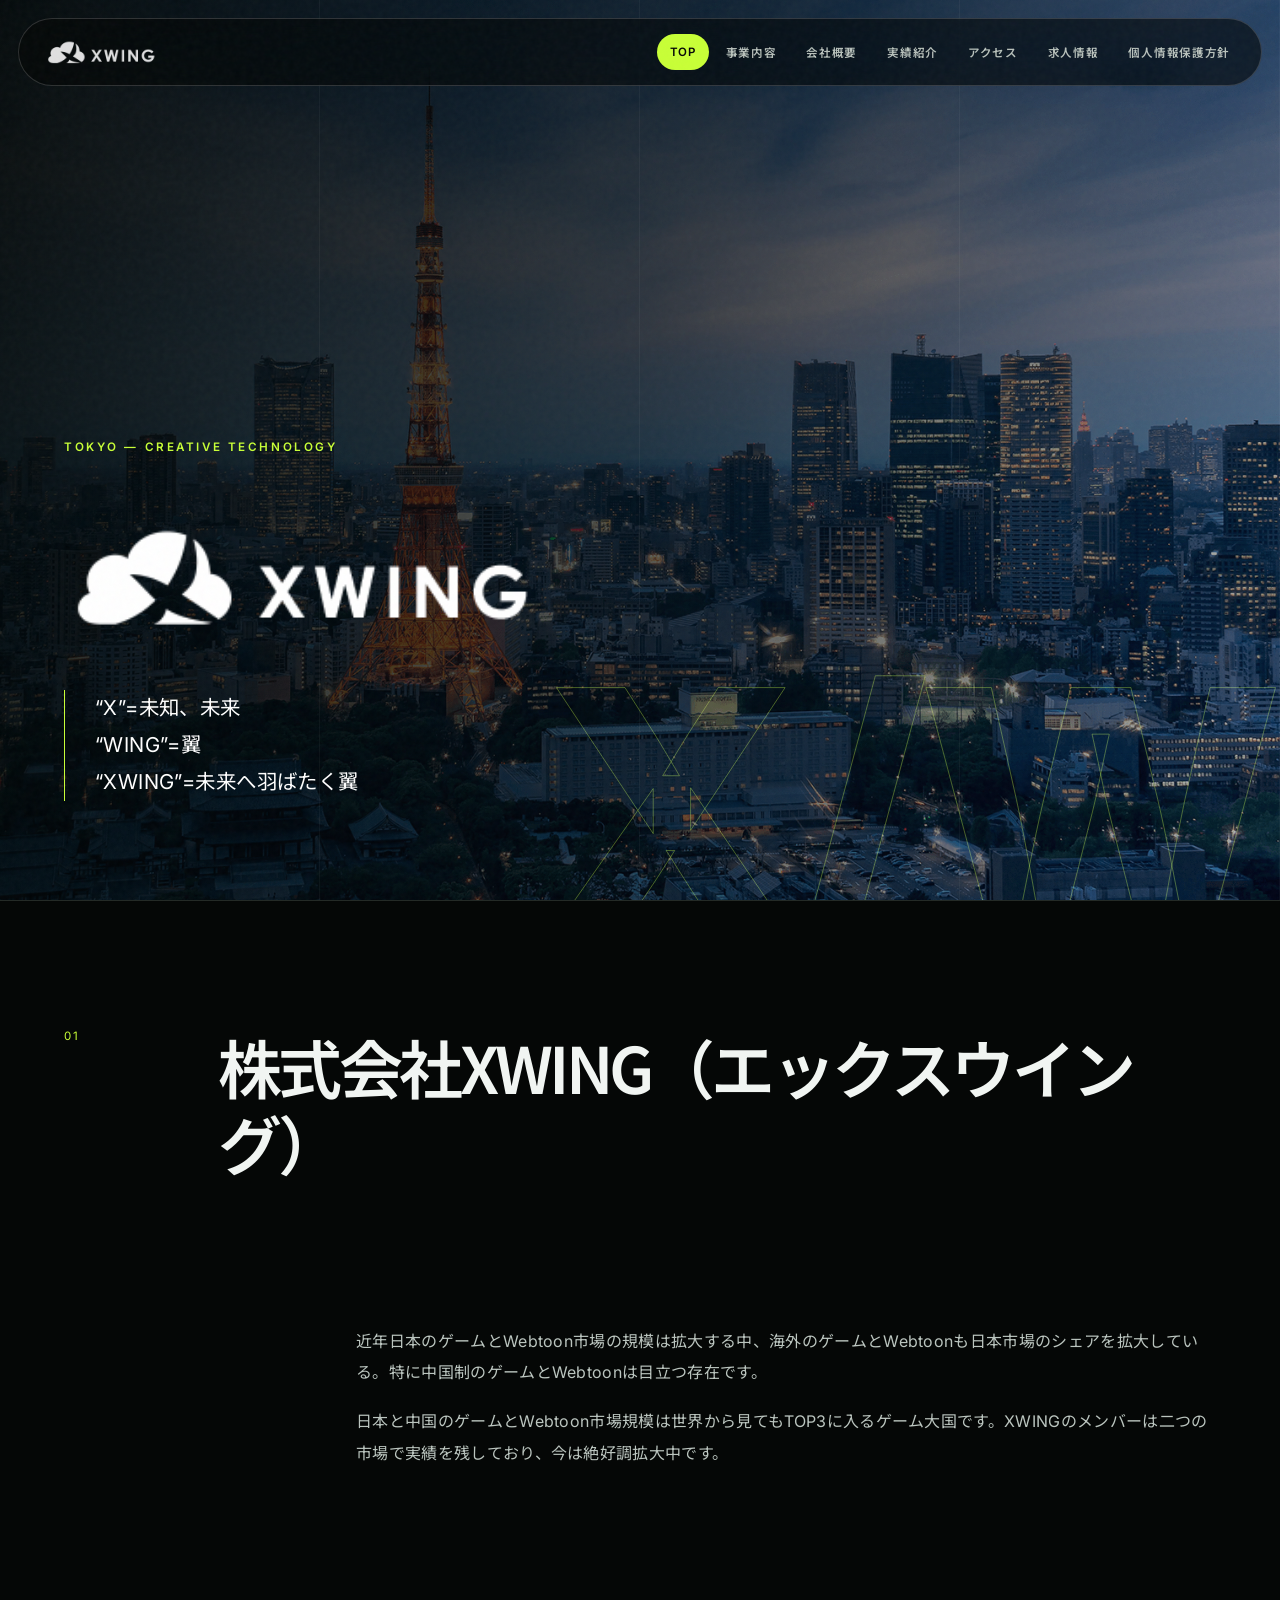
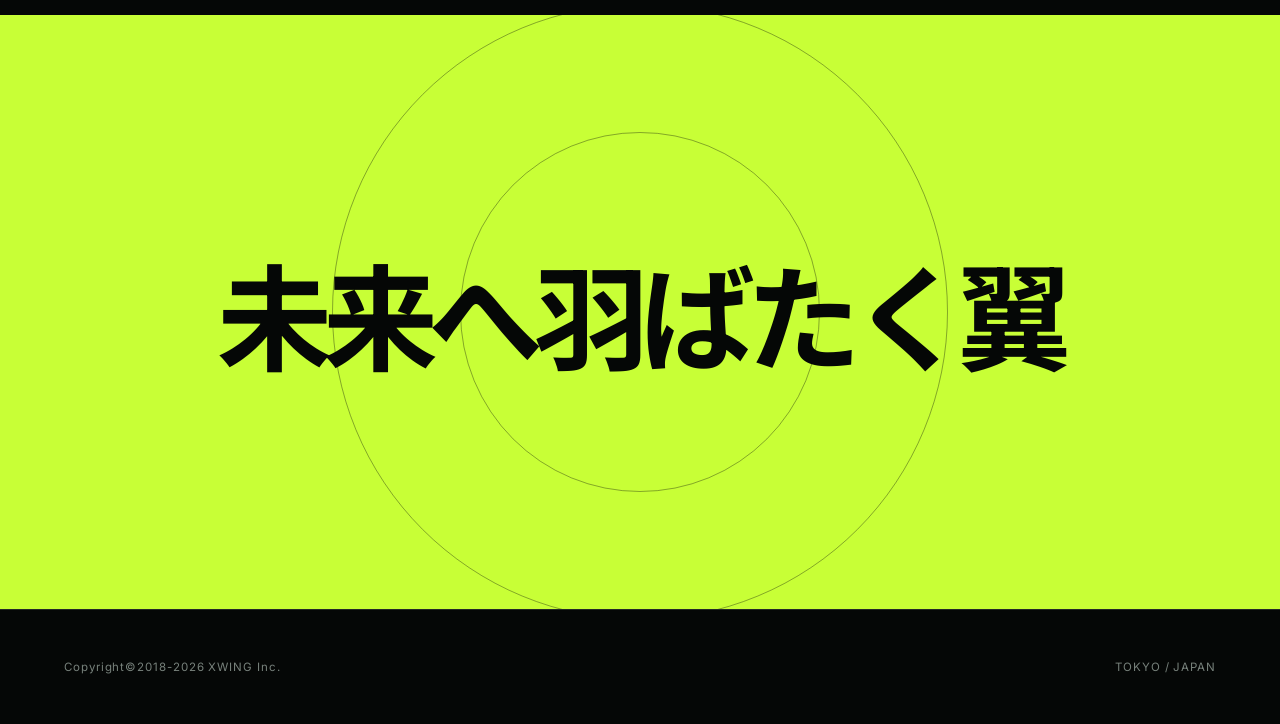
<file: index.html>
<!DOCTYPE HTML>
<html>
	<head>
		<title>株式会社XWING</title>
		<meta charset="utf-8" />
		<meta name="viewport" content="width=device-width, initial-scale=1" />
		<link rel="stylesheet" href="assets/css/main.css" />
	</head>
	<body class="index">
		<div id="page-wrapper">

			<!-- Header -->
				<header id="header" class="alt">
					<h1 id="logo"><a href="index.html" title="株式会社XWING"><img src="images/header-logo.png" alt="株式会社XWING" style="vertical-align:middle;display: inline-block; margin-top:-5px" />&nbsp;<span>株式会社XWING</span></a></h1>
					<nav id="nav">
						<ul>
							<li class="current"><a href="index.html" title="TOP">TOP</a></li>
							<li><a href="service.html" title="事業内容">事業内容</a></li>
							<li><a href="about.html" title="会社概要">会社概要</a></li>
							<li><a href="works.html" title="実績紹介">実績紹介</a></li>
							<li><a href="access.html" title="アクセス">アクセス</a></li>
							<li><a href="hr.html" title="求人情報">求人情報</a></li>
							<li><a href="privacy.html" title="個人情報保護方針">個人情報保護方針</a></li>
						</ul>
					</nav>
				</header>

			<!-- Banner -->
				<section id="banner">

					<div class="inner">

						<header>
							<h2><img src="images/logo.png" alt="株式会社XWING官方网站" /></h2>
						</header>
						<p>“X”=未知、未来
						<br />
						“WING”=翼
						<br />
						“XWING”=未来へ羽ばたく翼</p>

					</div>

				</section>

			<!-- Main -->
				<article id="main">

					<header class="special container">
						<span class="icon fa-group"></span>
						<h2>株式会社XWING（エックスウイング）</h2>
						<div style="text-align:left; max-width:800px; margin:0 auto;">
							<P>&nbsp;</p>
							<p>近年日本のゲームとWebtoon市場の規模は拡大する中、海外のゲームとWebtoonも日本市場のシェアを拡大している。特に中国制のゲームとWebtoonは目立つ存在です。</p>
						   <p>日本と中国のゲームとWebtoon市場規模は世界から見てもTOP3に入るゲーム大国です。XWINGのメンバーは二つの市場で実績を残しており、今は絶好調拡大中です。</p>
						   </div>
					</header>

						
				</article>

			<!-- CTA -->
				<section id="cta">

					<header>
						<h1>未来へ羽ばたく翼</h1>
					</header>

				</section>

				
			<!-- Footer -->
				<footer id="footer">

					<ul class="copyright">
						<li>Copyright©2018-2026 XWING Inc.</li>
					</ul>

				</footer>

		</div>

		<!-- Scripts -->
			<script src="assets/js/main.js"></script>

	</body>
</html>
</file>
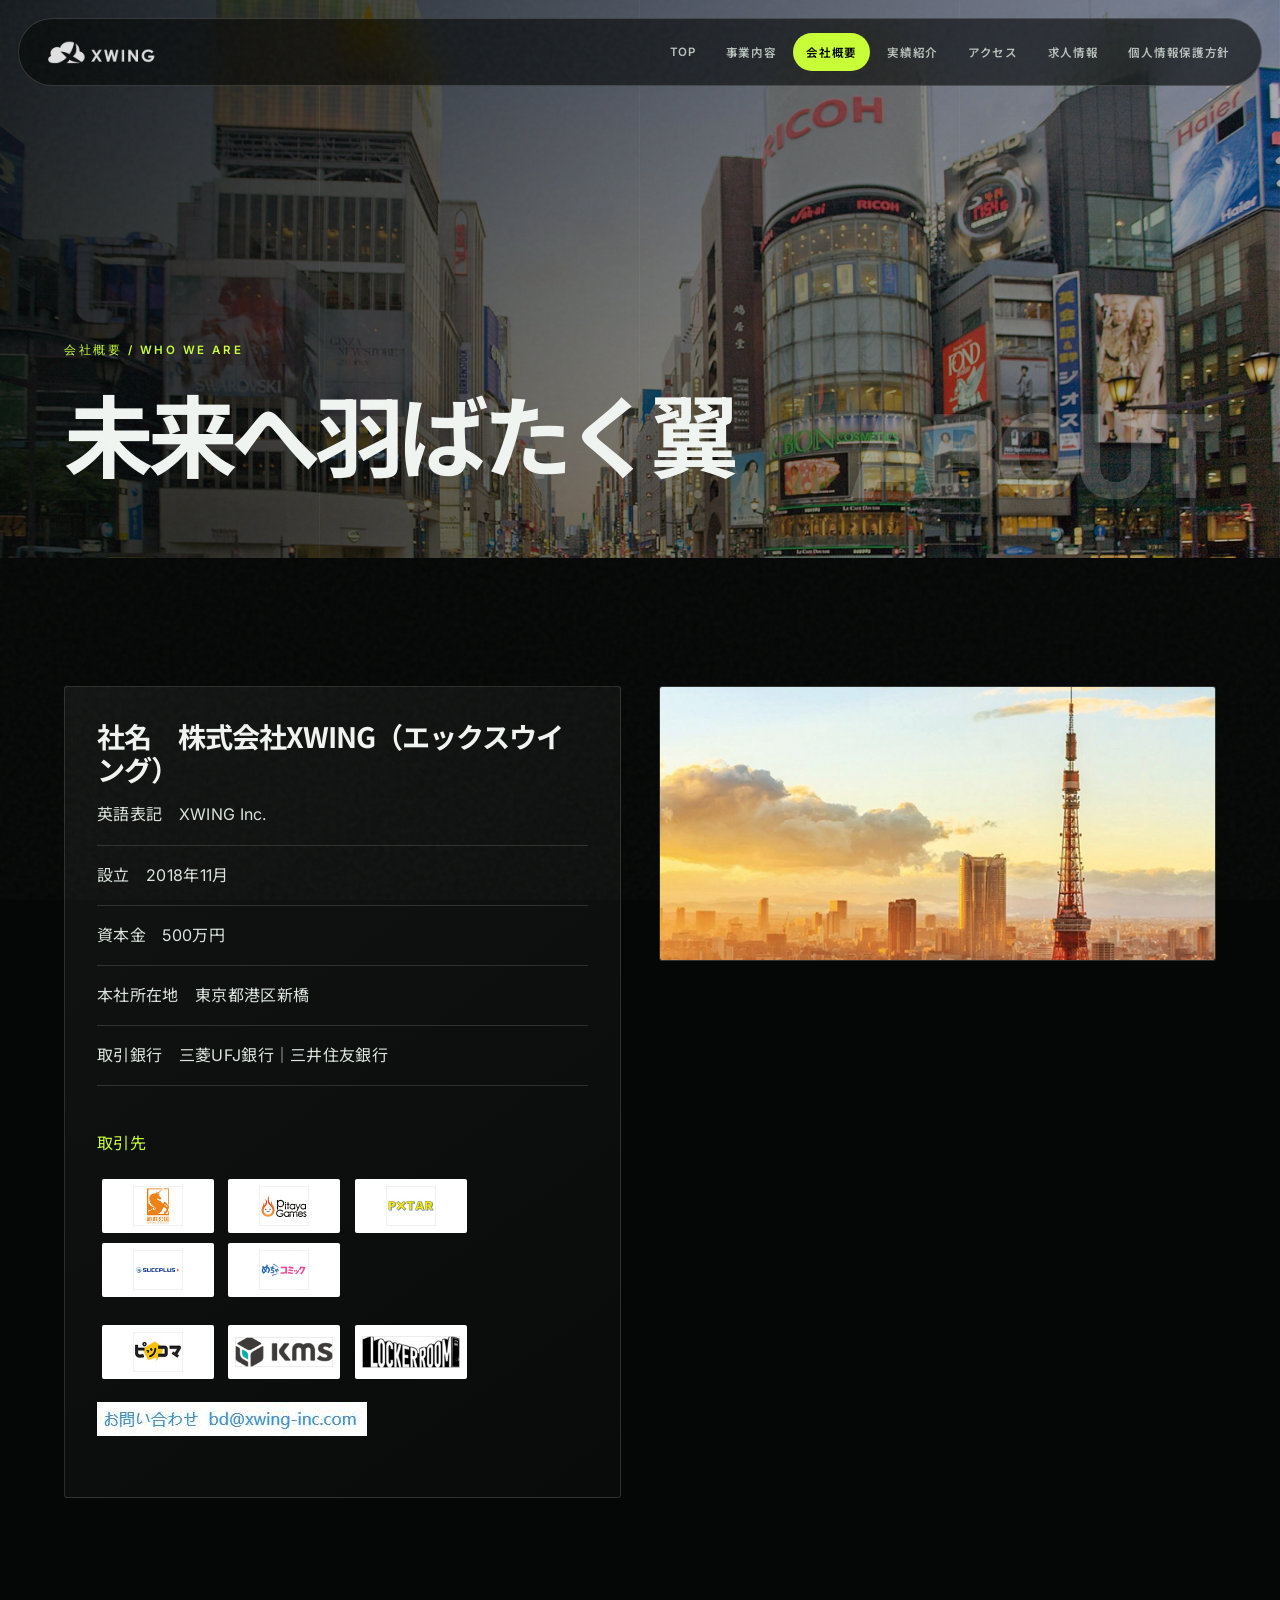
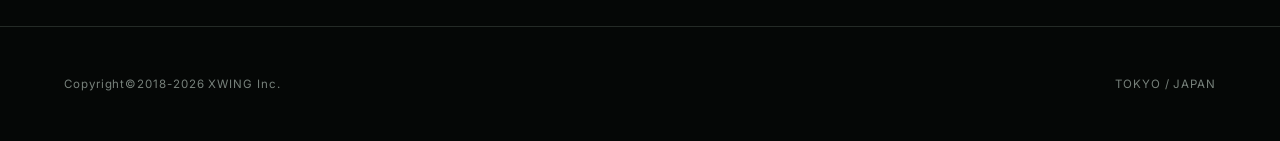
<file: about.html>
<!DOCTYPE HTML>
<html>
	<head>
		<title>株式会社XWING</title>
		<meta charset="utf-8" />
		<meta name="viewport" content="width=device-width, initial-scale=1" />
		<link rel="stylesheet" href="assets/css/main.css" />
	</head>
	<body class="index">
		<div id="page-wrapper">

			<!-- Header -->
				<header id="header" class="alt">
					<h1 id="logo"><a href="index.html" title="株式会社XWING"><img src="images/header-logo.png" alt="株式会社XWING" style="vertical-align:middle;display: inline-block; margin-top:-5px" />&nbsp;<span>株式会社XWING</span></a></h1>
					<nav id="nav">
						<ul>
							<li><a href="index.html" title="TOP">TOP</a></li>
							<li><a href="service.html" title="事業内容">事業内容</a></li>
							<li class="current"><a href="about.html" title="会社概要">会社概要</a></li>
							<li><a href="works.html" title="実績紹介">実績紹介</a></li>
							<li><a href="access.html" title="アクセス">アクセス</a></li>
							<li><a href="hr.html" title="求人情報">求人情報</a></li>
							<li><a href="privacy.html" title="個人情報保護方針">個人情報保護方針</a></li>
						</ul>
					</nav>
				</header>
				
				<section id="banner-top">
					<h1>未来へ羽ばたく翼</h1>
				</section>

			<!-- Main -->
				<article id="main">

					<!-- One -->
						<section class="wrapper style4 container">

							<!-- Content -->
							<div class="row">
								<div class="6u 12u(narrower)">

									<section>
										<header>
											<h2>社名　株式会社XWING（エックスウイング）</h2>
										</header>
										<p>英語表記　XWING Inc.</p>
										<p>設立　2018年11月</p>
										<p>資本金　500万円</p>
										<p>本社所在地　東京都港区新橋</p>
										<P>取引銀行　三菱UFJ銀行｜三井住友銀行</P>
										<p>取引先</p>
										<p>
											<a href="http://www.gameduchy.com/" target="_blank"><img src="images/partner/GD.jpg" alt="游戏公国" style="vertical-align:middle;display: inline-block; margin-top:-5px;" /></a>
											<a href="http://www.pitayagames.com/" target="_blank"><img src="images/partner/PG.jpg" alt="株式会社ピタヤゲームス" style="vertical-align:middle;display: inline-block; margin-top:-5px;" /></a>
											<a href="http://www.pxtar.com/" target="_blank"><img src="images/partner/PX.jpg" alt="星空社" style="vertical-align:middle;display: inline-block; margin-top:-5px;" /></a>
											<a href="http://www.succplus.com/" target="_blank"><img src="images/partner/SC.jpg" alt="株式会社株式会社サクプラス" style="vertical-align:middle;display: inline-block; margin-top:-5px;" /></a>
											<a href="https://sp.comics.mecha.cc/" target="_blank"><img src="images/partner/re-pc_mechacomicLogo.png" alt="めちゃコミック" style="vertical-align:middle;display: inline-block; margin-top:-5px;" /></a>
										</p>
										<p>
											<a href="https://piccoma.com/" target="_blank"><img src="images/partner/piccoma.jpg" alt="ピッコマ" style="vertical-align:middle;display: inline-block; margin-top:-5px;" /></a>
											<a href="https://kms3.com/" target="_blank"><img src="images/partner/kms.png" alt="株式会社KMS" style="vertical-align:middle;display: inline-block; margin-top:-5px;" /></a>
											<a href="https://lockerroom.co.jp/" target="_blank"><img src="images/partner/lr.png" alt="株式会社LOCKER ROOM" style="vertical-align:middle;display: inline-block; margin-top:-5px;" /></a>
											
										</p>
										<p><img src="images/bdmail.jpg"></p>
									</section>

								</div>
								<div class="6u 12u(narrower)">
									<section>
										<a href="#" class="image featured"><img src="images/sidebanner.jpg" alt="株式会社XWING官方网站" style="vertical-align:middle;display: inline-block; margin-top:-5px" /></a>
										<header>
											<h3>&nbsp;</h3>
										</header>
										<div style="text-align:left;" ><p>&nbsp;</p></div>
									</section>

								</div>
							</div>

						</section>

					

				</article>

			<!-- Footer -->
				<footer id="footer">
				
					<ul class="copyright">
						<li>Copyright©2018-2026 XWING Inc.</li>
					</ul>

				</footer>

		</div>

		<!-- Scripts -->
			<script src="assets/js/main.js"></script>

	</body>
</html>
</file>
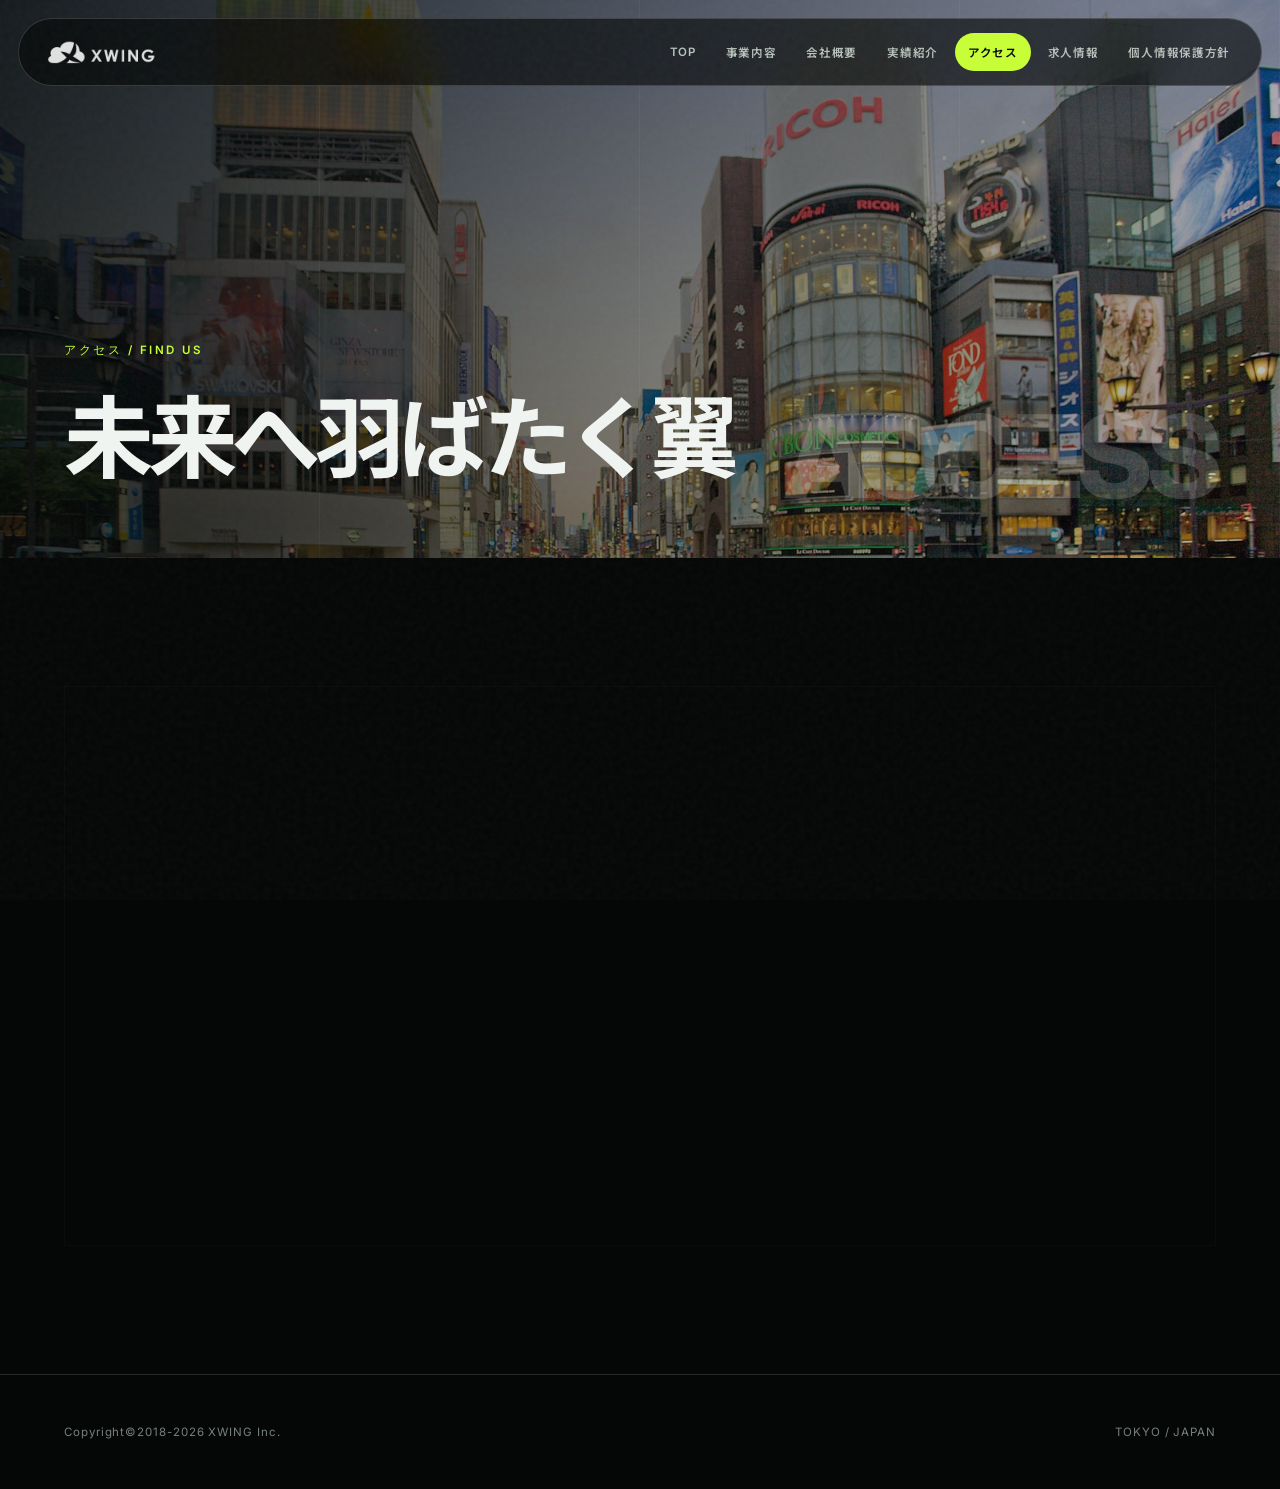
<file: access.html>
<!DOCTYPE HTML>
<html>
	<head>
		<title>株式会社XWING</title>
		<meta charset="utf-8" />
		<meta name="viewport" content="width=device-width, initial-scale=1" />
		<link rel="stylesheet" href="assets/css/main.css" />
	</head>
	<body class="index">
		<div id="page-wrapper">

			<!-- Header -->
				<header id="header" class="alt">
					<h1 id="logo"><a href="index.html" title="株式会社XWING"><img src="images/header-logo.png" alt="株式会社XWING" style="vertical-align:middle;display: inline-block; margin-top:-5px" />&nbsp;<span>株式会社XWING</span></a></h1>
					<nav id="nav">
						<ul>
							<li><a href="index.html" title="TOP">TOP</a></li>
							<li><a href="service.html" title="事業内容">事業内容</a></li>
							<li><a href="about.html" title="会社概要">会社概要</a></li>
							<li><a href="works.html" title="実績紹介">実績紹介</a></li>
							<li class="current"><a href="access.html" title="アクセス">アクセス</a></li>
							<li><a href="hr.html" title="求人情報">求人情報</a></li>
							<li><a href="privacy.html" title="個人情報保護方針">個人情報保護方針</a></li>
						</ul>
					</nav>
				</header>
				
				<section id="banner-top">
					<h1>未来へ羽ばたく翼</h1>
				</section>

			<!-- Main -->
				<article id="main">


					<!-- One -->
						<section class="wrapper style4 container">

							<!-- Content -->
								<div class="content">
									<section>
										<iframe src="https://www.google.com/maps/embed?pb=!1m14!1m8!1m3!1d1620.781796704267!2d139.7538083!3d35.6631223!3m2!1i1024!2i768!4f13.1!3m3!1m2!1s0x0%3A0x2818aa07b5f18f37!2z5aSp57-U44Kq44OV44Kj44K55paw5qmL77yV5LiB55uu!5e0!3m2!1sja!2sjp!4v1620706911551!5m2!1sja!2sjp" width="100%" height="450" style="border:0;" allowfullscreen="" loading="lazy"></iframe>
									</section>
								</div>

						</section>

					

				</article>

			<!-- Footer -->
				<footer id="footer">

					<ul class="copyright">
						<li>Copyright©2018-2026 XWING Inc.</li>
					</ul>

				</footer>

		</div>

		<!-- Scripts -->
			<script src="assets/js/main.js"></script>

	</body>
</html>
</file>
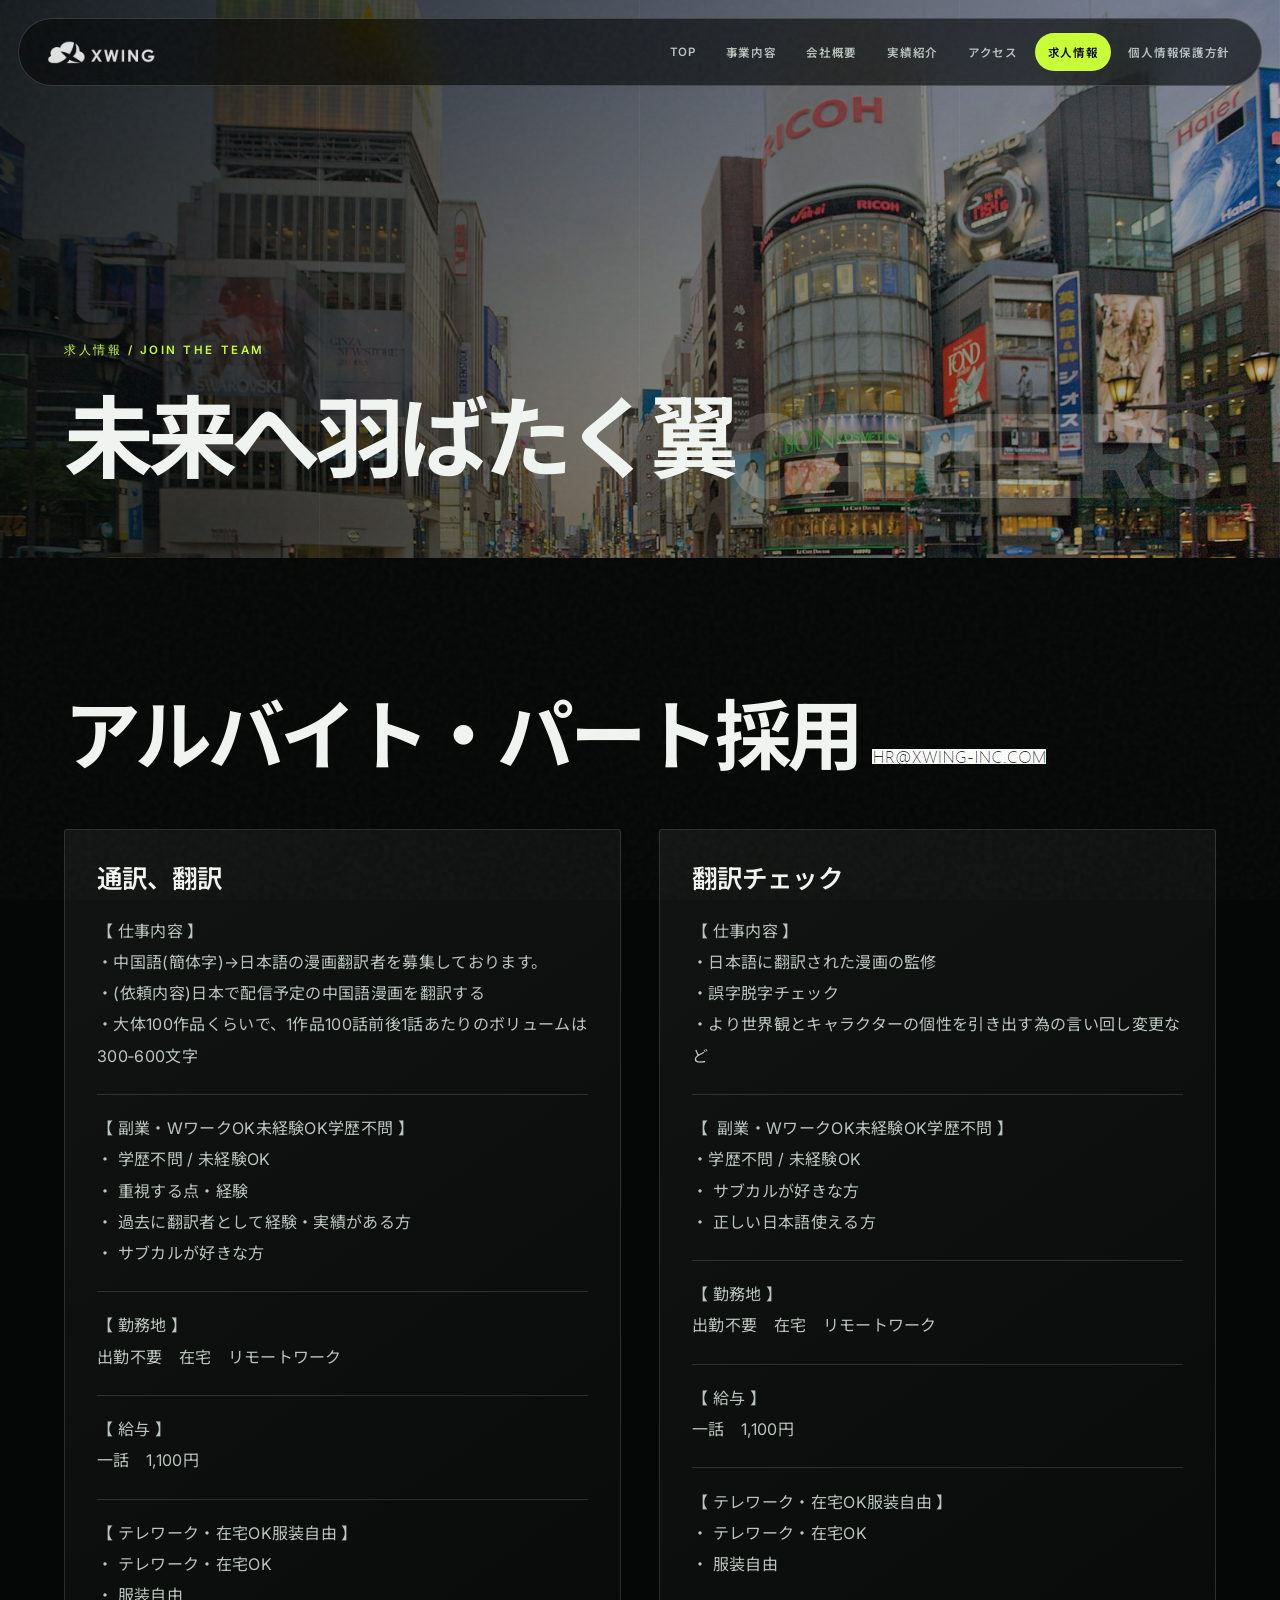
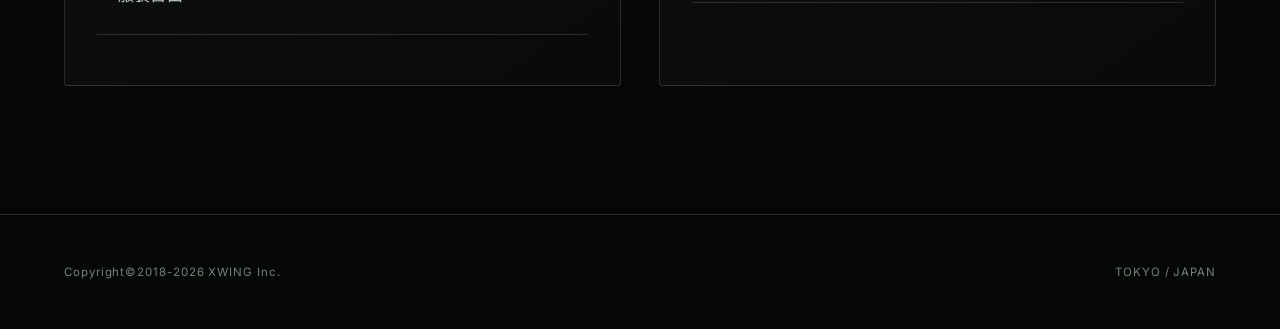
<file: hr.html>
<!DOCTYPE HTML>
<html>
	<head>
		<title>株式会社XWING</title>
		<meta charset="utf-8" />
		<meta name="viewport" content="width=device-width, initial-scale=1" />
		<link rel="stylesheet" href="assets/css/main.css" />
	</head>
	<body class="index">
		<div id="page-wrapper">

			<!-- Header -->
				<header id="header" class="alt">
					<h1 id="logo"><a href="index.html" title="株式会社XWING"><img src="images/header-logo.png" alt="株式会社XWING" style="vertical-align:middle;display: inline-block; margin-top:-5px" />&nbsp;<span>株式会社XWING</span></a></h1>
					<nav id="nav">
						<ul>
							<li><a href="index.html" title="TOP">TOP</a></li>
							<li><a href="service.html" title="事業内容">事業内容</a></li>
							<li><a href="about.html" title="会社概要">会社概要</a></li>
							<li><a href="works.html" title="実績紹介">実績紹介</a></li>
							<li><a href="access.html" title="アクセス">アクセス</a></li>
							<li class="current"><a href="hr.html" title="求人情報">求人情報</a></li>
							<li><a href="privacy.html" title="個人情報保護方針">個人情報保護方針</a></li>
						</ul>
					</nav>
				</header>
				
				<section id="banner-top">
					<h1>未来へ羽ばたく翼</h1>
				</section>

			<!-- Main -->
				<article id="main">


					<!-- One -->
						<section class="wrapper style4 container">
							<h1>アルバイト・パート採用 <img src="images/hremail.jpg"></img></h1>
	
							<!-- Content -->
							<div class="row">
								<div class="6u 12u(narrower)">

									<section>
										<header>
											<h3>通訳、翻訳</h3>
										</header>
										<div style="text-align:left;" >
											<p>【 仕事内容 】
													<BR>・中国語(簡体字)→日本語の漫画翻訳者を募集しております。
													<BR>・(依頼内容)日本で配信予定の中国語漫画を翻訳する
													<BR>・大体100作品くらいで、1作品100話前後1話あたりのボリュームは300‐600文字</p>
													<p>【 副業・WワークOK未経験OK学歴不問 】
													<BR>・ 学歴不問 / 未経験OK
													<BR>・ 重視する点・経験
													<BR>・ 過去に翻訳者として経験・実績がある方
													<BR>・ サブカルが好きな方</p>
													<p>【 勤務地 】
													<BR>出勤不要　在宅　リモートワーク</p>
													<p>【 給与 】
													<BR>一話　1,100円</p>
													<p>【 テレワーク・在宅OK服装自由 】
													<BR>・ テレワーク・在宅OK
													<BR>・ 服装自由</p>
										</div>
									</section>

								</div>
								<div class="6u 12u(narrower)">
									<section>
										<header>
											<h3>翻訳チェック</h3>
										</header>
										<div style="text-align:left;" >
										<p>【 仕事内容 】
													<BR>・日本語に翻訳された漫画の監修
													<BR>・誤字脱字チェック
													<BR>・より世界観とキャラクターの個性を引き出す為の言い回し変更など</p>
													<p>【  副業・WワークOK未経験OK学歴不問 】
													<BR>・学歴不問 / 未経験OK
													<BR>・ サブカルが好きな方
													<BR>・ 正しい日本語使える方</p>
													<p>【 勤務地 】
													<BR>出勤不要　在宅　リモートワーク</p>
													<p>【 給与 】
													<BR>一話　1,100円</p>
													<p>【 テレワーク・在宅OK服装自由 】
													<BR>・ テレワーク・在宅OK
													<BR>・ 服装自由</p>
										</div>
									</section>

								</div>
							</div>

						</section>

					

				</article>

			<!-- Footer -->
				<footer id="footer">

					<ul class="copyright">
						<li>Copyright©2018-2026 XWING Inc.</li>
					</ul>

				</footer>

		</div>

		<!-- Scripts -->
			<script src="assets/js/main.js"></script>

	</body>
</html>
</file>
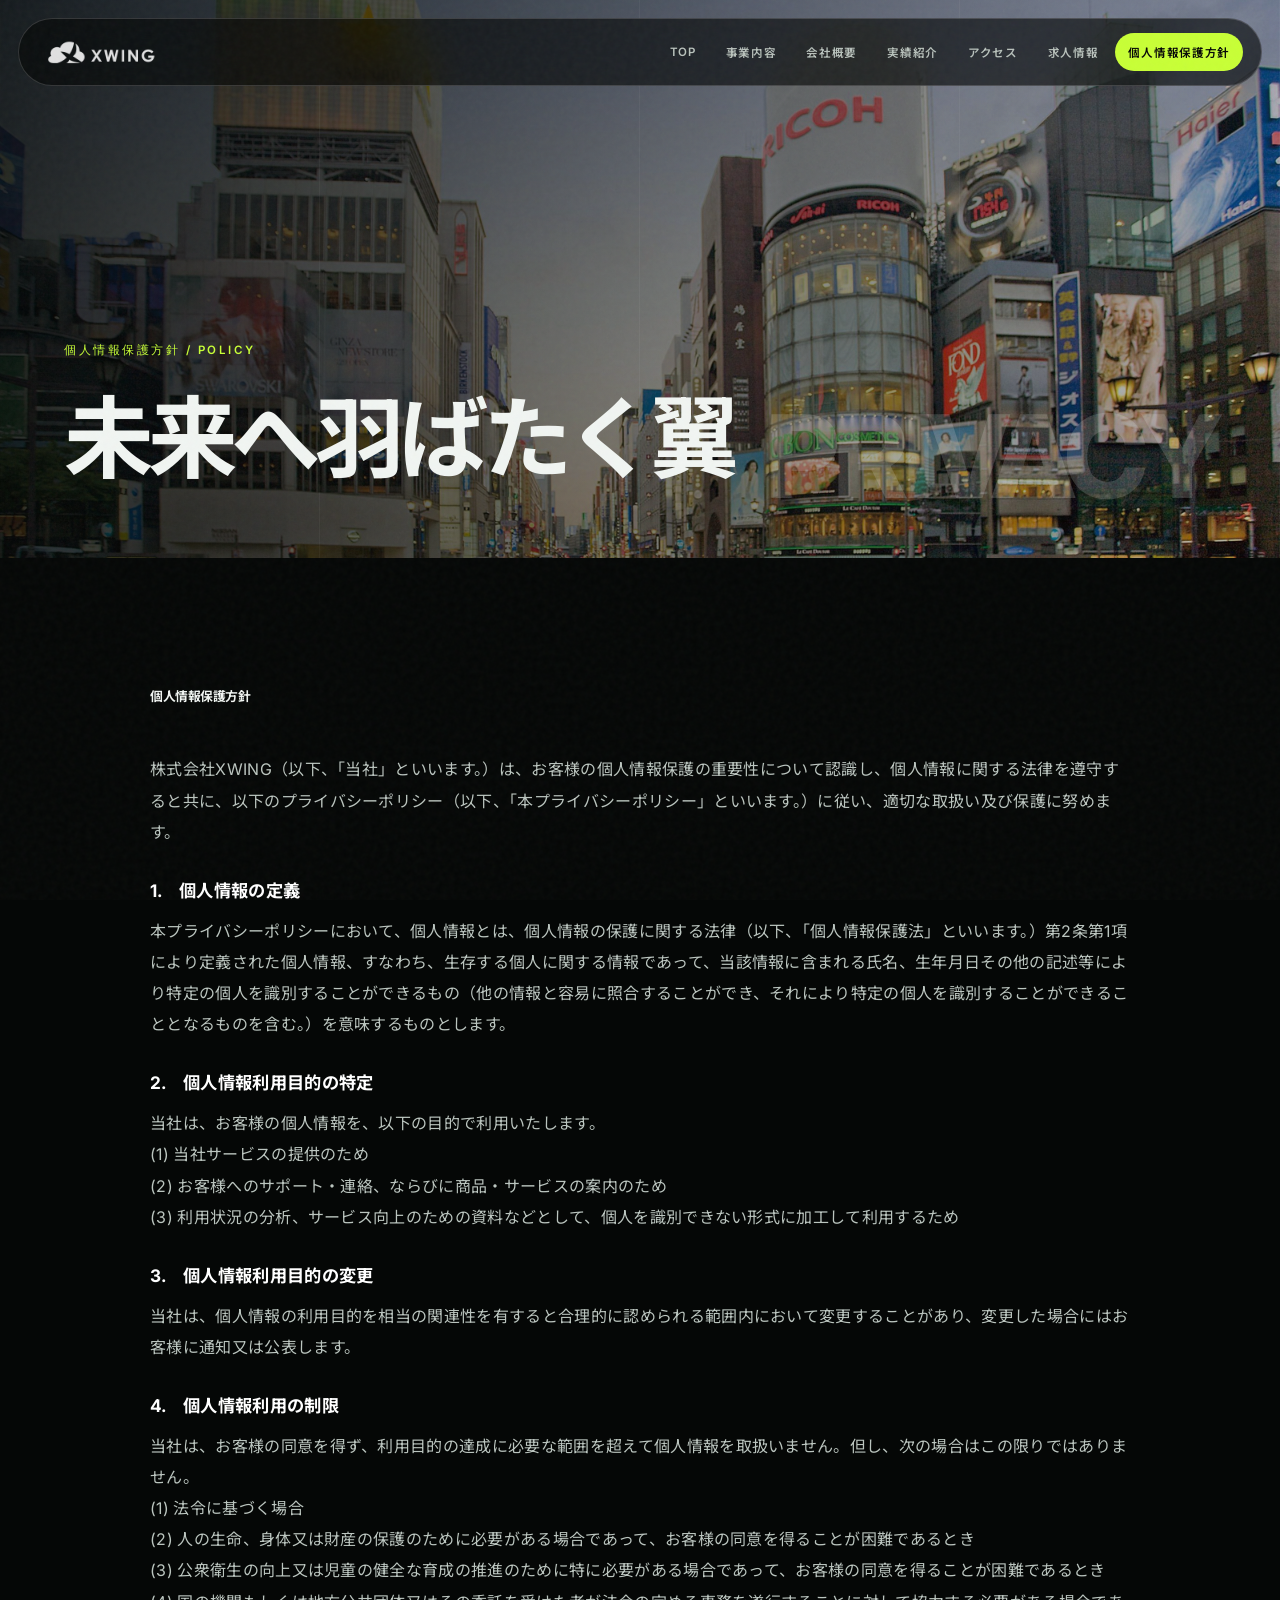
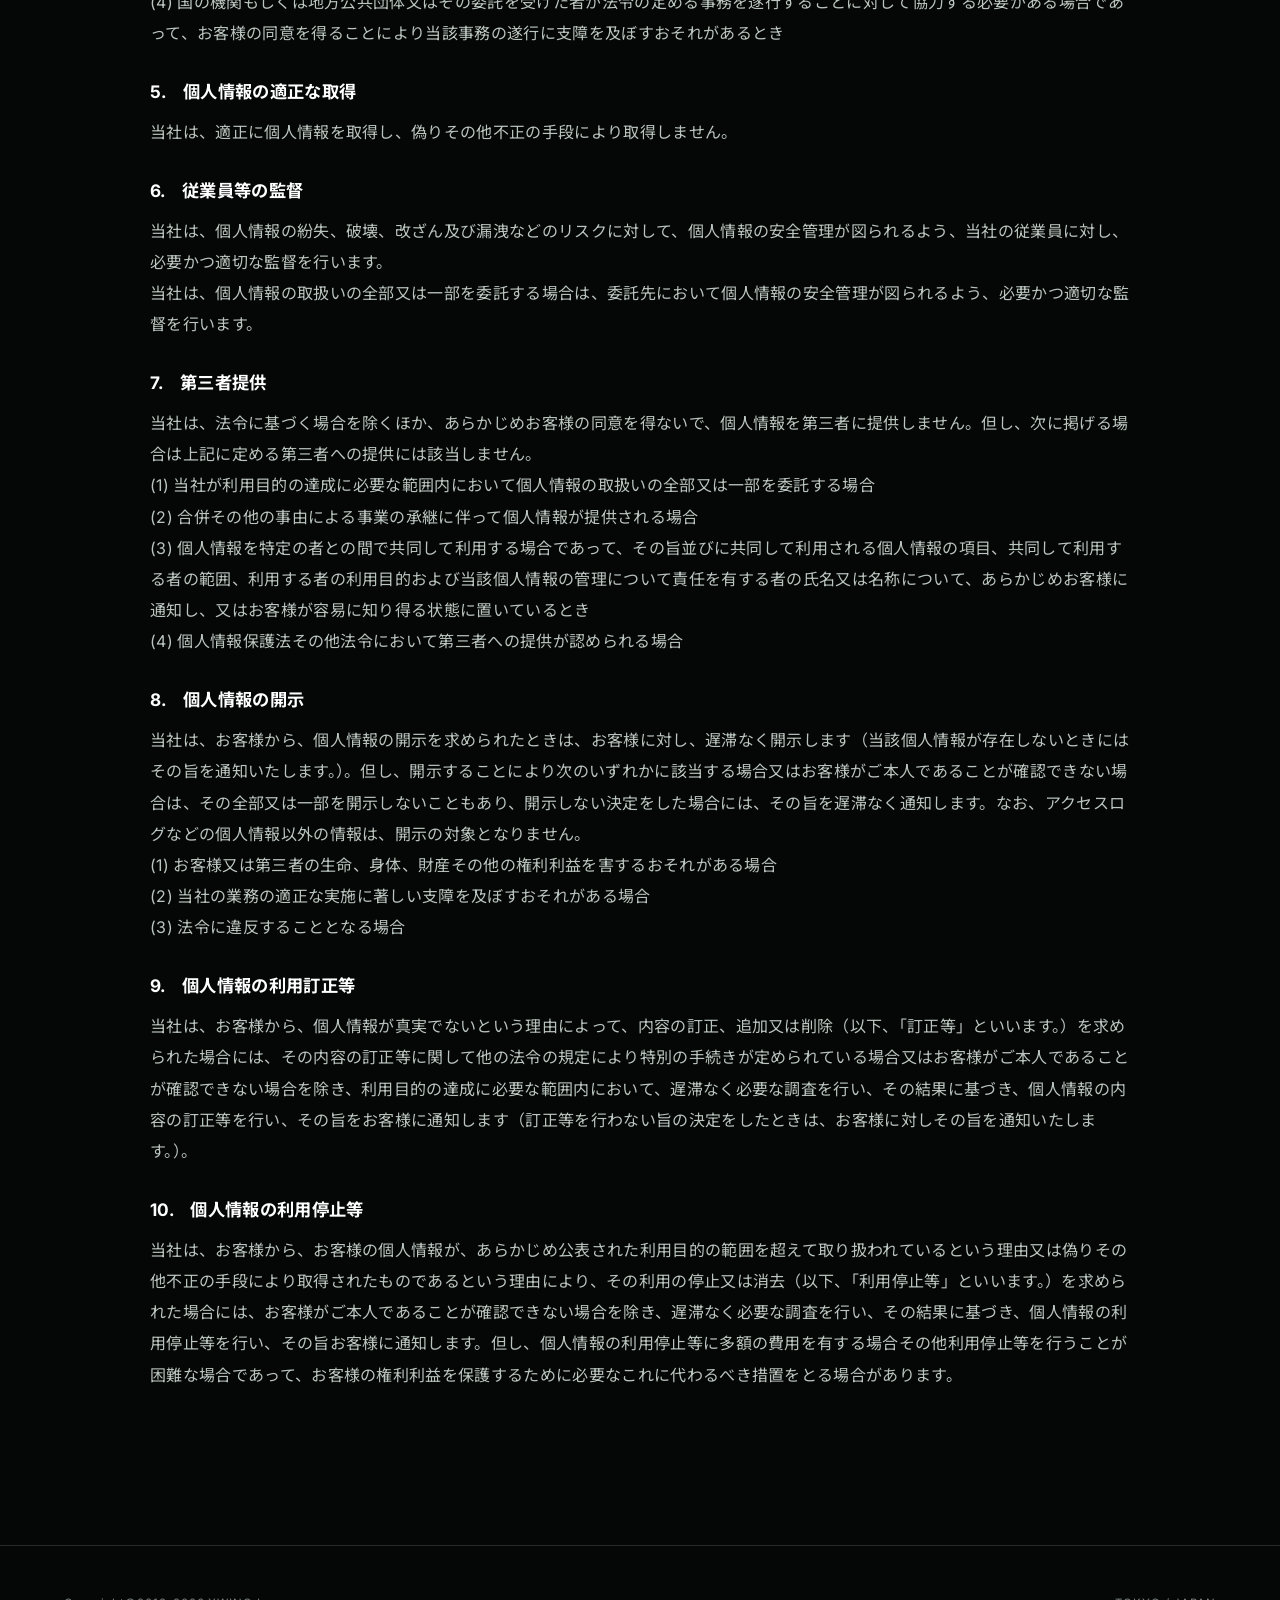
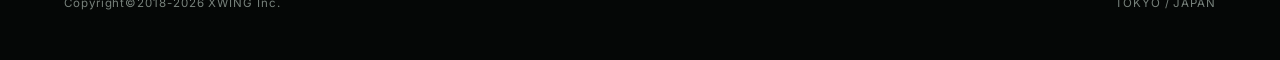
<file: privacy.html>
<!DOCTYPE HTML>
<html>
	<head>
		<title>株式会社XWING</title>
		<meta charset="utf-8" />
		<meta name="viewport" content="width=device-width, initial-scale=1" />
		<link rel="stylesheet" href="assets/css/main.css" />
	</head>
	<body class="index">
		<div id="page-wrapper">

			<!-- Header -->
				<header id="header" class="alt">
					<h1 id="logo"><a href="index.html" title="株式会社XWING"><img src="images/header-logo.png" alt="株式会社XWING" style="vertical-align:middle;display: inline-block; margin-top:-5px" />&nbsp;<span>株式会社XWING</span></a></h1>
					<nav id="nav">
						<ul>
							<li><a href="index.html" title="TOP">TOP</a></li>
							<li><a href="service.html" title="事業内容">事業内容</a></li>
							<li><a href="about.html" title="会社概要">会社概要</a></li>
							<li><a href="works.html" title="実績紹介">実績紹介</a></li>
							<li><a href="access.html" title="アクセス">アクセス</a></li>
							<li><a href="hr.html" title="求人情報">求人情報</a></li>
							<li class="current"><a href="privacy.html" title="個人情報保護方針">個人情報保護方針</a></li>
						</ul>
					</nav>
				</header>
				
				<section id="banner-top">
					<h1>未来へ羽ばたく翼</h1>
				</section>

			<!-- Main -->
				<article id="main">


					<!-- One -->
						<section class="wrapper style4 container">

							<!-- Content -->
								<div class="content">
									<section>
										<header>
											<h2>個人情報保護方針</h2>
										</header>

		<p>株式会社XWING（以下、「当社」といいます。）は、お客様の個人情報保護の重要性について認識し、個人情報に関する法律を遵守すると共に、以下のプライバシーポリシー（以下、「本プライバシーポリシー」といいます。）に従い、適切な取扱い及び保護に努めます。</p>
<p><strong>1.　個人情報の定義</strong><br>
本プライバシーポリシーにおいて、個人情報とは、個人情報の保護に関する法律（以下、「個人情報保護法」といいます。）第2条第1項により定義された個人情報、すなわち、生存する個人に関する情報であって、当該情報に含まれる氏名、生年月日その他の記述等により特定の個人を識別することができるもの（他の情報と容易に照合することができ、それにより特定の個人を識別することができることとなるものを含む。）を意味するものとします。</p>
<p><strong>2.　個人情報利用目的の特定</strong><br>
当社は、お客様の個人情報を、以下の目的で利用いたします。<br>
(1) 当社サービスの提供のため<br>
(2) お客様へのサポート・連絡、ならびに商品・サービスの案内のため<br>
(3) 利用状況の分析、サービス向上のための資料などとして、個人を識別できない形式に加工して利用するため</p>
<p><strong>3.　個人情報利用目的の変更</strong><br>
当社は、個人情報の利用目的を相当の関連性を有すると合理的に認められる範囲内において変更することがあり、変更した場合にはお客様に通知又は公表します。</p>
<p><strong>4.　個人情報利用の制限</strong><br>
当社は、お客様の同意を得ず、利用目的の達成に必要な範囲を超えて個人情報を取扱いません。但し、次の場合はこの限りではありません。<br>
(1) 法令に基づく場合<br>
(2) 人の生命、身体又は財産の保護のために必要がある場合であって、お客様の同意を得ることが困難であるとき<br>
(3) 公衆衛生の向上又は児童の健全な育成の推進のために特に必要がある場合であって、お客様の同意を得ることが困難であるとき<br>
(4) 国の機関もしくは地方公共団体又はその委託を受けた者が法令の定める事務を遂行することに対して協力する必要がある場合であって、お客様の同意を得ることにより当該事務の遂行に支障を及ぼすおそれがあるとき</p>
<p><strong>5.　個人情報の適正な取得</strong><br>
当社は、適正に個人情報を取得し、偽りその他不正の手段により取得しません。</p>
<p><strong>6.　従業員等の監督</strong><br>
当社は、個人情報の紛失、破壊、改ざん及び漏洩などのリスクに対して、個人情報の安全管理が図られるよう、当社の従業員に対し、必要かつ適切な監督を行います。<br>
当社は、個人情報の取扱いの全部又は一部を委託する場合は、委託先において個人情報の安全管理が図られるよう、必要かつ適切な監督を行います。</p>
<p><strong>7.　第三者提供&nbsp;</strong><br>
当社は、法令に基づく場合を除くほか、あらかじめお客様の同意を得ないで、個人情報を第三者に提供しません。但し、次に掲げる場合は上記に定める第三者への提供には該当しません。<br>
(1) 当社が利用目的の達成に必要な範囲内において個人情報の取扱いの全部又は一部を委託する場合<br>
(2) 合併その他の事由による事業の承継に伴って個人情報が提供される場合<br>
(3) 個人情報を特定の者との間で共同して利用する場合であって、その旨並びに共同して利用される個人情報の項目、共同して利用する者の範囲、利用する者の利用目的および当該個人情報の管理について責任を有する者の氏名又は名称について、あらかじめお客様に通知し、又はお客様が容易に知り得る状態に置いているとき<br>
(4) 個人情報保護法その他法令において第三者への提供が認められる場合</p>
<p><strong>8.　個人情報の開示&nbsp;</strong><br>
当社は、お客様から、個人情報の開示を求められたときは、お客様に対し、遅滞なく開示します（当該個人情報が存在しないときにはその旨を通知いたします。）。但し、開示することにより次のいずれかに該当する場合又はお客様がご本人であることが確認できない場合は、その全部又は一部を開示しないこともあり、開示しない決定をした場合には、その旨を遅滞なく通知します。なお、アクセスログなどの個人情報以外の情報は、開示の対象となりません。<br>
(1) お客様又は第三者の生命、身体、財産その他の権利利益を害するおそれがある場合<br>
(2) 当社の業務の適正な実施に著しい支障を及ぼすおそれがある場合<br>
(3) 法令に違反することとなる場合</p>
<p><strong>9.　個人情報の利用訂正等</strong><br>
当社は、お客様から、個人情報が真実でないという理由によって、内容の訂正、追加又は削除（以下、「訂正等」といいます。）を求められた場合には、その内容の訂正等に関して他の法令の規定により特別の手続きが定められている場合又はお客様がご本人であることが確認できない場合を除き、利用目的の達成に必要な範囲内において、遅滞なく必要な調査を行い、その結果に基づき、個人情報の内容の訂正等を行い、その旨をお客様に通知します（訂正等を行わない旨の決定をしたときは、お客様に対しその旨を通知いたします。）。</p>
<p><strong>10.　個人情報の利用停止等</strong><br>
当社は、お客様から、お客様の個人情報が、あらかじめ公表された利用目的の範囲を超えて取り扱われているという理由又は偽りその他不正の手段により取得されたものであるという理由により、その利用の停止又は消去（以下、「利用停止等」といいます。）を求められた場合には、お客様がご本人であることが確認できない場合を除き、遅滞なく必要な調査を行い、その結果に基づき、個人情報の利用停止等を行い、その旨お客様に通知します。但し、個人情報の利用停止等に多額の費用を有する場合その他利用停止等を行うことが困難な場合であって、お客様の権利利益を保護するために必要なこれに代わるべき措置をとる場合があります。</p>
										
									</section>
								</div>

						</section>

					

				</article>

			<!-- Footer -->
				<footer id="footer">

					<ul class="copyright">
						<li>Copyright©2018-2026 XWING Inc.</li>
					</ul>

				</footer>

		</div>

		<!-- Scripts -->
			<script src="assets/js/main.js"></script>

	</body>
</html>
</file>
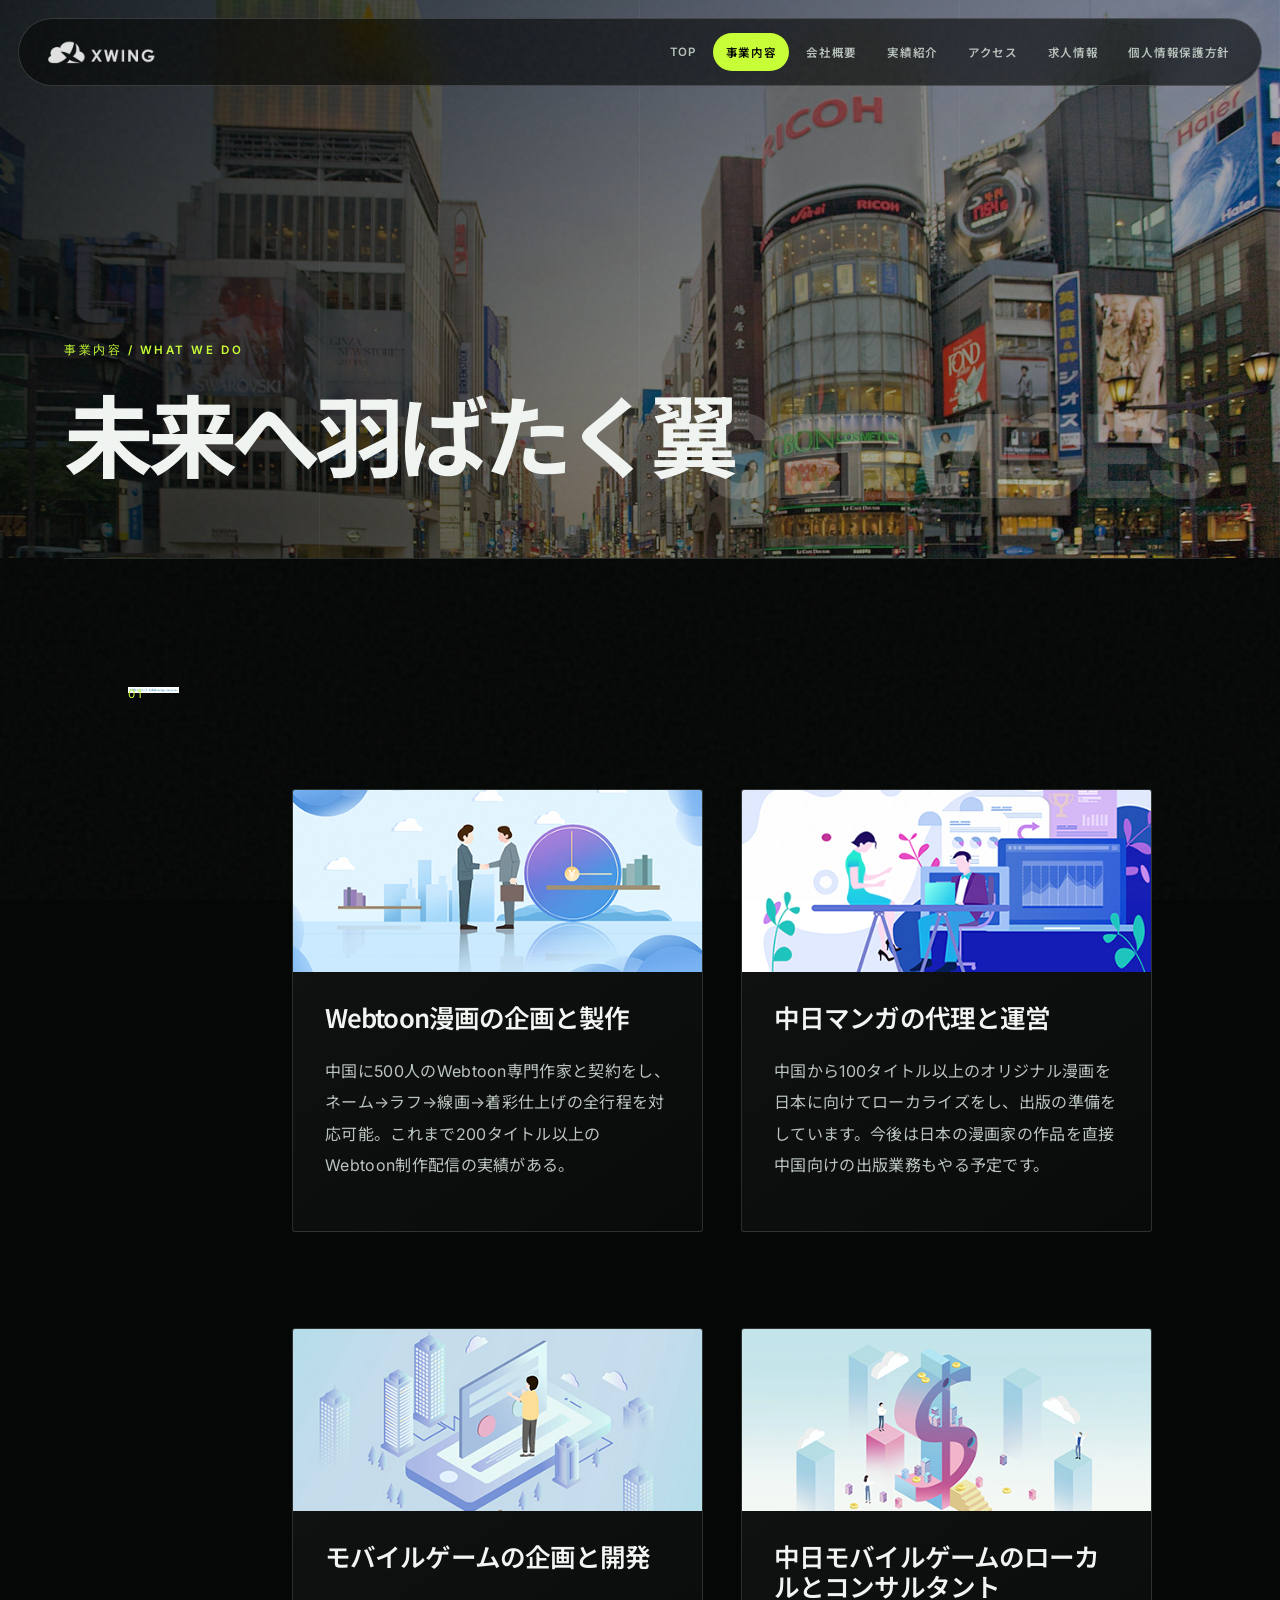
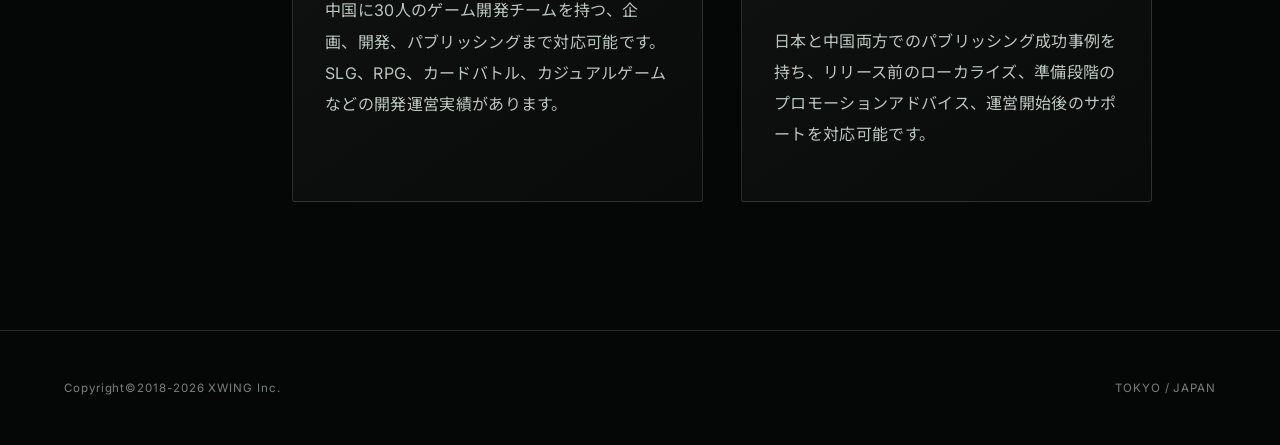
<file: service.html>
<!DOCTYPE HTML>
<html>
	<head>
		<title>株式会社XWING</title>
		<meta charset="utf-8" />
		<meta name="viewport" content="width=device-width, initial-scale=1" />
		<link rel="stylesheet" href="assets/css/main.css" />
	</head>
	<body class="index">
		<div id="page-wrapper">

			<!-- Header -->
				<header id="header" class="alt">
					<h1 id="logo"><a href="index.html" title="株式会社XWING"><img src="images/header-logo.png" alt="株式会社XWING" style="vertical-align:middle;display: inline-block; margin-top:-5px" />&nbsp;<span>株式会社XWING</span></a></h1>
					<nav id="nav">
						<ul>
							<li><a href="index.html" title="TOP">TOP</a></li>
							<li class="current"><a href="service.html" title="事業内容">事業内容</a></li>
							<li><a href="about.html" title="会社概要">会社概要</a></li>
							<li><a href="works.html" title="実績紹介">実績紹介</a></li>
							<li><a href="access.html" title="アクセス">アクセス</a></li>
							<li><a href="hr.html" title="求人情報">求人情報</a></li>
							<li><a href="privacy.html" title="個人情報保護方針">個人情報保護方針</a></li>
						</ul>
					</nav>
				</header>
				
				<section id="banner-top">
					<h1>未来へ羽ばたく翼</h1>
				</section>

			<!-- Main -->
				<article id="main">

						<section class="wrapper style4 container special">
							<section align="right"><div class="row">
							<img src="images/bdmail.jpg">
							</div></section>

							<div class="row">
								<div class="6u 12u(narrower)">
									<section>
										<a href="#" class="image featured"><img src="images/pic02.jpg" alt="" /></a>
										<header>
											<h3>Webtoon漫画の企画と製作</h3>
										</header>
										<div style="text-align:left;" ><p>中国に500人のWebtoon専門作家と契約をし、ネーム→ラフ→線画→着彩仕上げの全行程を対応可能。これまで200タイトル以上のWebtoon制作配信の実績がある。</p></div>
									</section>

								</div>
								<div class="6u 12u(narrower)">

									<section>
										<a href="#" class="image featured"><img src="images/pic04.jpg" alt="" /></a>
										<header>
											<h3>中日マンガの代理と運営</h3>
										</header>
										<div style="text-align:left;" ><p>中国から100タイトル以上のオリジナル漫画を日本に向けてローカライズをし、出版の準備をしています。今後は日本の漫画家の作品を直接中国向けの出版業務もやる予定です。</p></div>
									</section>
								</div>
							</div>
							
							<div class="row">
								<div class="6u 12u(narrower)">

									<section>
										<a href="#" class="image featured"><img src="images/pic01.jpg" alt="" /></a>
										<header>
											<h3>モバイルゲームの企画と開発</h3>
										</header>
										<div style="text-align:left;" ><p>中国に30人のゲーム開発チームを持つ、企画、開発、パブリッシングまで対応可能です。<br>SLG、RPG、カードバトル、カジュアルゲームなどの開発運営実績があります。</p></div>
									</section>


								</div>
								<div class="6u 12u(narrower)">

									<section>
										<a href="#" class="image featured"><img src="images/pic03.jpg" alt="" /></a>
										<header>
											<h3>中日モバイルゲームのローカルとコンサルタント</h3>
										</header>
										<div style="text-align:left;" ><p>日本と中国両方でのパブリッシング成功事例を持ち、リリース前のローカライズ、準備段階のプロモーションアドバイス、運営開始後のサポートを対応可能です。</p></div>
									</section>

								</div>
							</div>

						</section>

					

				</article>
				
			<!-- Footer -->
				<footer id="footer">

					<ul class="copyright">
						<li>Copyright©2018-2026 XWING Inc.</li>
					</ul>

				</footer>

		</div>

			<!-- Scripts -->
			<script src="assets/js/main.js"></script>

	</body>
</html>
</file>
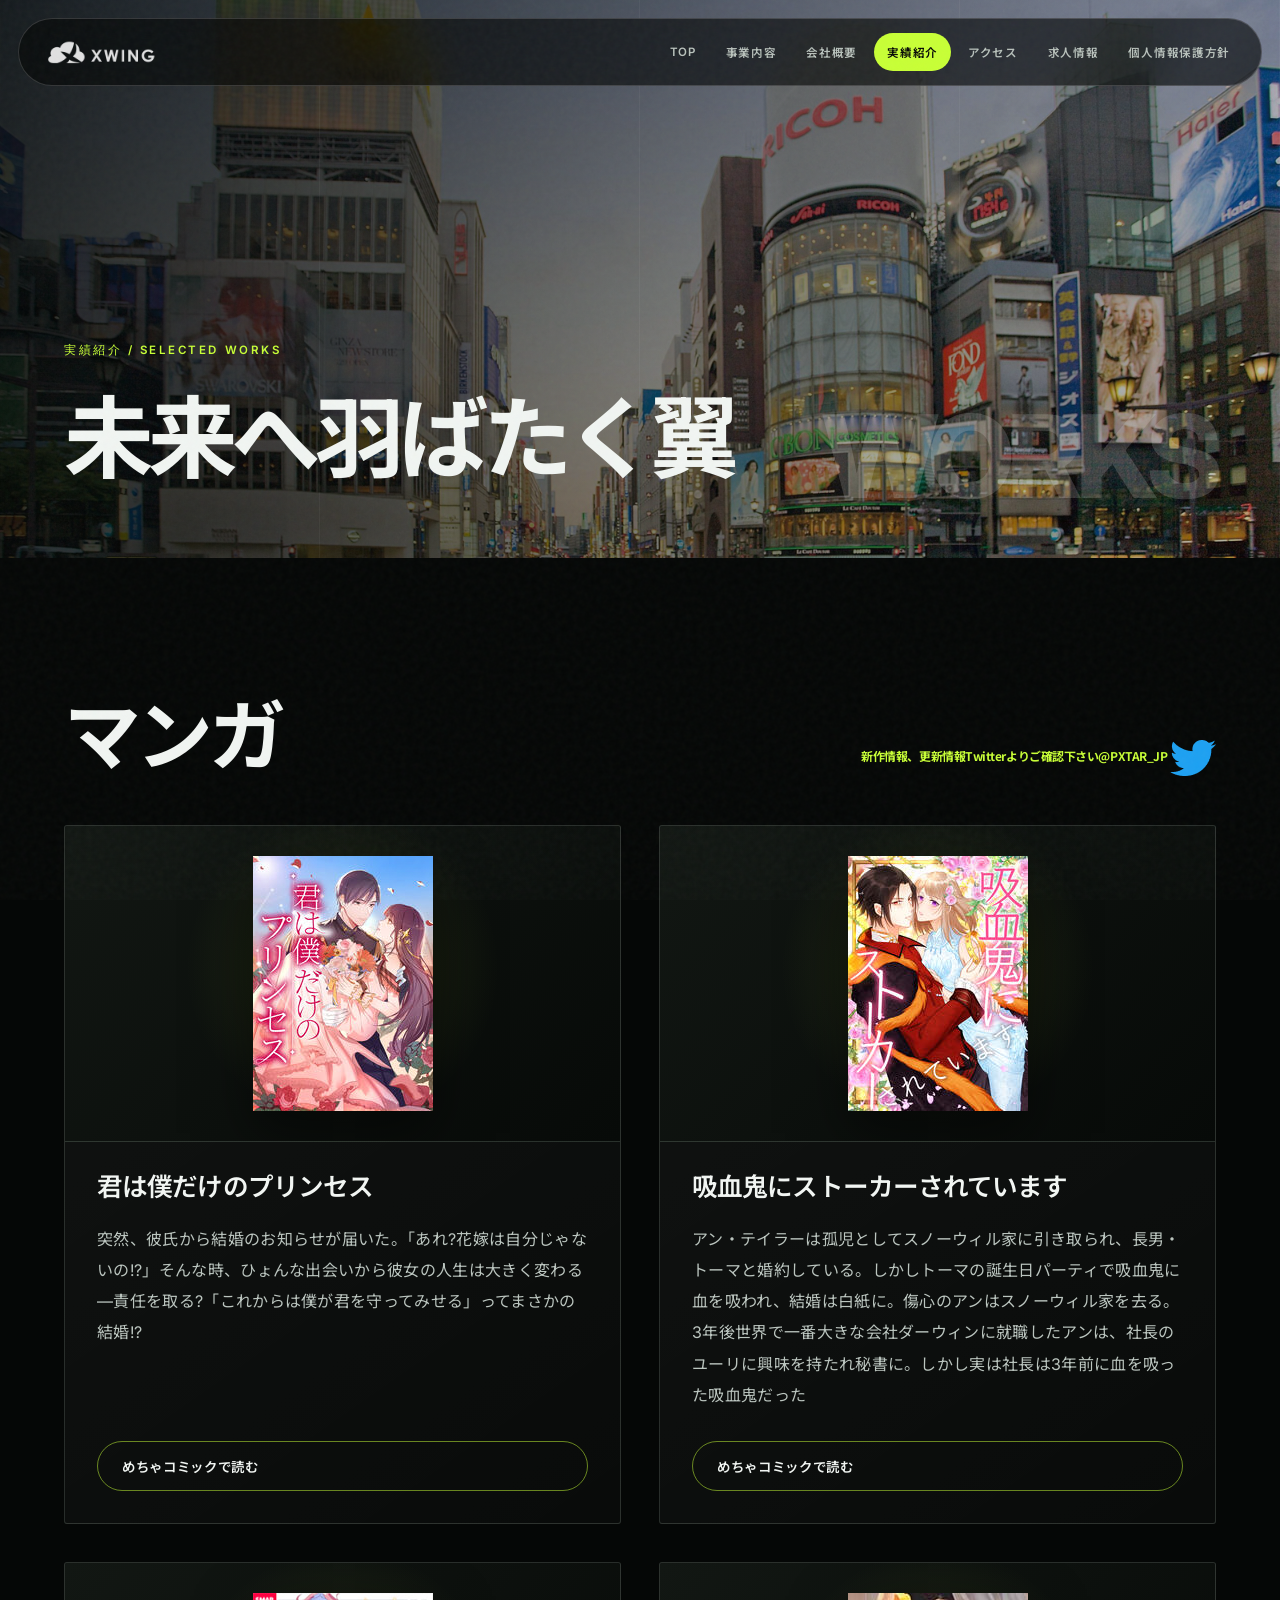
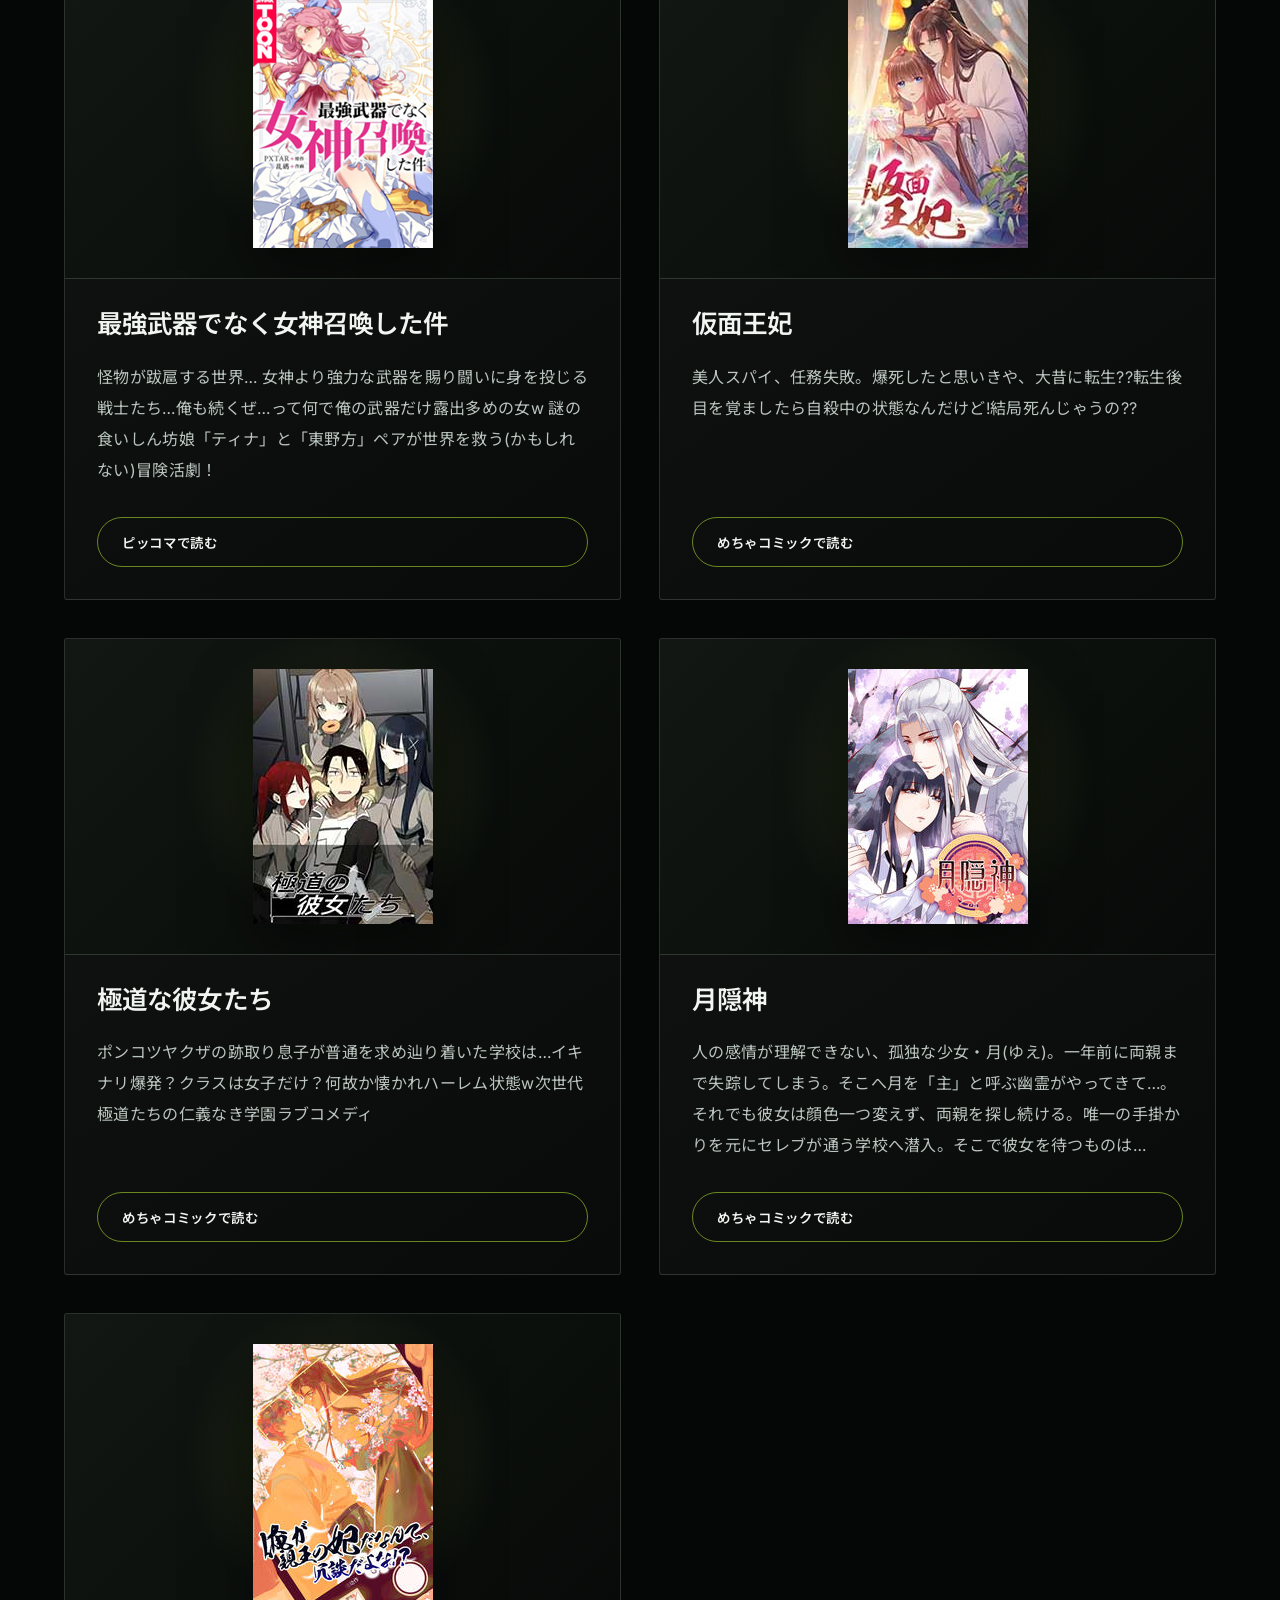
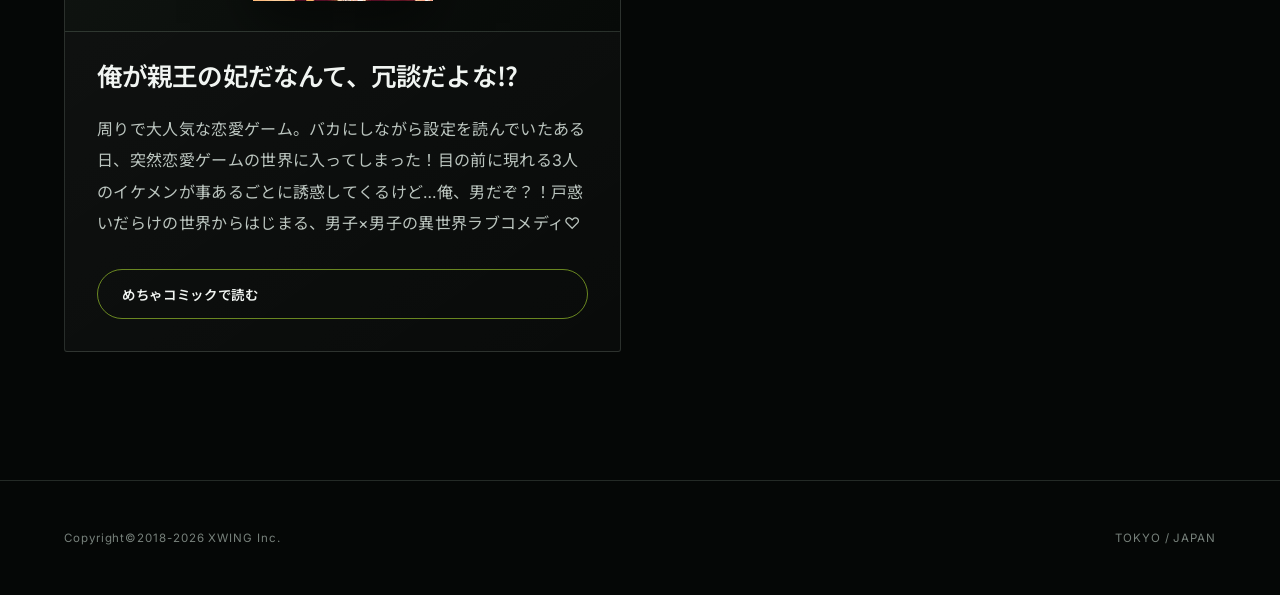
<file: works.html>
<!DOCTYPE HTML>
<html>
	<head>
		<title>株式会社XWING</title>
		<meta charset="utf-8" />
		<meta name="viewport" content="width=device-width, initial-scale=1" />
		<link rel="stylesheet" href="assets/css/main.css" />
	</head>

	<body class="index">
		<div id="page-wrapper">

			<!-- Header -->
				<header id="header" class="alt">
					<h1 id="logo"><a href="index.html" title="株式会社XWING"><img src="images/header-logo.png" alt="株式会社XWING" style="vertical-align:middle;display: inline-block; margin-top:-5px" />&nbsp;<span>株式会社XWING</span></a></h1>
					<nav id="nav">
						<ul>
							<li><a href="index.html" title="TOP">TOP</a></li>
							<li><a href="service.html" title="事業内容">事業内容</a></li>
							<li><a href="about.html" title="会社概要">会社概要</a></li>
							<li class="current"><a href="works.html" title="実績紹介">実績紹介</a></li>
							<li><a href="access.html" title="アクセス">アクセス</a></li>
							<li><a href="hr.html" title="求人情報">求人情報</a></li>
							<li><a href="privacy.html" title="個人情報保護方針">個人情報保護方針</a></li>
						</ul>
					</nav>
				</header>
				
				<section id="banner-top">
					<h1>未来へ羽ばたく翼</h1>
				</section>

			<!-- Main -->
				<article id="main">


					<!-- One -->
						<section class="wrapper style4 container">

							<!-- Content -->
								<div class="content">
									<section>
										<header>
											<h1>マンガ</h1>
											<h2><span style="font-size: 12px;"><section align="right"><a href="https://twitter.com/PXTAR_JP" target="_blank">新作情報、更新情報Twitterよりご確認下さい@PXTAR_JP&nbsp;<img style="vertical-align: middle;" height="12" src="images/partner/twlogo46x38.png" alt="Twitter" /></a></h2></section></span>
											
										</header>
										<div class="row">
											<div class="6u 12u(narrower)">
												<section align="center">
													<div class="work-cover"><img alt="君は僕だけのプリンセス"  src="images/manga/princess_xl.jpg"></div>
													<header>
														<h3>君は僕だけのプリンセス</h3>
													</header>
													<div class="work-copy"><p>突然、彼氏から結婚のお知らせが届いた。「あれ?花嫁は自分じゃないの!?」そんな時、ひょんな出会いから彼女の人生は大きく変わる―責任を取る?「これからは僕が君を守ってみせる」ってまさかの結婚!?</p>
													</div><div class="button2"><a href="https://mechacomic.jp/books/157628" target="_blank">めちゃコミックで読む</a></div>
													</section>
											</div>
											<div class="6u 12u(narrower)">
												<section align="center">
													<div class="work-cover"><img alt="吸血鬼にストーカーされています"  src="images/manga/kyuuketsu_xl.jpg"></div>
													<header>
														<h3>吸血鬼にストーカーされています</h3>
													</header>
													<div class="work-copy"><p>アン・テイラーは孤児としてスノーウィル家に引き取られ、長男・トーマと婚約している。しかしトーマの誕生日パーティで吸血鬼に血を吸われ、結婚は白紙に。傷心のアンはスノーウィル家を去る。3年後世界で一番大きな会社ダーウィンに就職したアンは、社長のユーリに興味を持たれ秘書に。しかし実は社長は3年前に血を吸った吸血鬼だった</p>
													</div><div class="button2"><a href="https://sp.comics.mecha.cc/books/154363" target="_blank">めちゃコミックで読む</a></div>
													</section>
											</div>
										</div>

										<div class="row">
											<div class="6u 12u(narrower)">
												<section align="center">
													<div class="work-cover"><img alt="最強武器でなく女神召喚した件"  src="images/manga/fclm.jpg"></div>
													<header>
														<h3>最強武器でなく女神召喚した件</h3>
													</header>
													<div class="work-copy"><p>怪物が跋扈する世界… 女神より強力な武器を賜り闘いに身を投じる戦士たち…俺も続くぜ…って何で俺の武器だけ露出多めの女w 謎の食いしん坊娘「ティナ」と「東野方」ペアが世界を救う(かもしれない)冒険活劇！</p>
													</div><div class="button2"><a href="https://piccoma.com/web/product/78095" target="_blank">ピッコマで読む</a></div>
													</section>
											</div>
											<div class="6u 12u(narrower)">
												<section align="center">
													<div class="work-cover"><img alt="仮面王妃"  src="images/manga/kamen.jpg"></div>
													<header>
														<h3>仮面王妃</h3>
													</header>
													<div class="work-copy"><p>美人スパイ、任務失敗。爆死したと思いきや、大昔に転生??転生後目を覚ましたら自殺中の状態なんだけど!結局死んじゃうの??</p>
													</div><div class="button2"><a href="https://sp.comics.mecha.cc/books/145039" target="_blank">めちゃコミックで読む</a></div>
													</section>
											</div>
										</div>
										<div class="row">
											<div class="6u 12u(narrower)">
												<section align="center">
													<div class="work-cover"><img alt="極道な彼女たち"  src="images/manga/gokudou.jpg"></div>
													<header>
														<h3>極道な彼女たち</h3>
													</header>
													<div class="work-copy"><p>ポンコツヤクザの跡取り息子が普通を求め辿り着いた学校は…イキナリ爆発？クラスは女子だけ？何故か懐かれハーレム状態w次世代極道たちの仁義なき学園ラブコメディ</p>
													</div><div class="button2"><a href="https://sp.comics.mecha.cc/books/145457" target="_blank">めちゃコミックで読む</a></div>
													</section>
											</div>
											<div class="6u 12u(narrower)">
												<section align="center">
													<div class="work-cover"><img alt="月隠神"  src="images/manga/yue_xl.jpg"></div>
													<header>
														<h3>月隠神</h3>
													</header>
													<div class="work-copy"><p>人の感情が理解できない、孤独な少女・月(ゆえ)。一年前に両親まで失踪してしまう。そこへ月を「主」と呼ぶ幽霊がやってきて…。それでも彼女は顔色一つ変えず、両親を探し続ける。唯一の手掛かりを元にセレブが通う学校へ潜入。そこで彼女を待つものは…</p>
													</div><div class="button2"><a href="https://sp.comics.mecha.cc/books/146892" target="_blank">めちゃコミックで読む</a></div>
													</section>
											</div>
											<div class="6u 12u(narrower)">
												<section align="center">
													<div class="work-cover"><img alt="俺が親王の妃だなんて、冗談だよな!?"  src="images/manga/orekisaki_xl.jpg"></div>
													<header>
														<h3>俺が親王の妃だなんて、冗談だよな!?</h3>
													</header>
													<div class="work-copy"><p>周りで大人気な恋愛ゲーム。バカにしながら設定を読んでいたある日、突然恋愛ゲームの世界に入ってしまった！目の前に現れる3人のイケメンが事あるごとに誘惑してくるけど…俺、男だぞ？！戸惑いだらけの世界からはじまる、男子×男子の異世界ラブコメディ♡</p>
													</div><div class="button2"><a href="https://sp.comics.mecha.cc/books/141585" target="_blank">めちゃコミックで読む</a></div>
													</section>
											</div>
											<div class="6u 12u(narrower)">
												
											</div>
										</div>
									</section>		
								</div>

						</section>

					

				</article>

			<!-- Footer -->
				<footer id="footer">

					<ul class="copyright">
						<li>Copyright©2018-2026 XWING Inc.</li>
					</ul>

				</footer>

		</div>

		<!-- Scripts -->
			<script src="assets/js/main.js"></script>

	</body>
</html>
</file>
<file: assets/css/main.css>
@import url('https://fonts.googleapis.com/css2?family=Inter:wght@400;500;600&family=Noto+Sans+JP:wght@400;500;600;700;800&display=swap');

:root {
  --ink: #050706;
  --ink-soft: #0b0f0d;
  --panel: #101512;
  --text: #f1f5f2;
  --muted: #9aa69f;
  --line: rgba(225, 255, 233, 0.14);
  --acid: #c8ff36;
  --cyan: #69f5db;
  --max: 1240px;
  --gutter: clamp(20px, 5vw, 72px);
  --space: clamp(72px, 10vw, 144px);
  font-family: Inter, "Noto Sans JP", "Hiragino Kaku Gothic ProN", sans-serif;
  color: var(--text);
  background: var(--ink);
  font-synthesis: none;
  text-rendering: optimizeLegibility;
}

* { box-sizing: border-box; }
html { scroll-behavior: smooth; background: var(--ink); }
body { margin: 0; min-width: 320px; background: var(--ink); color: var(--text); overflow-x: hidden; }
body::before {
  content: "";
  position: fixed;
  inset: 0;
  pointer-events: none;
  z-index: 10;
  opacity: .18;
  background-image: url("data:image/svg+xml,%3Csvg viewBox='0 0 160 160' xmlns='http://www.w3.org/2000/svg'%3E%3Cfilter id='n'%3E%3CfeTurbulence type='fractalNoise' baseFrequency='.95' numOctaves='3' stitchTiles='stitch'/%3E%3C/filter%3E%3Crect width='100%25' height='100%25' filter='url(%23n)' opacity='.2'/%3E%3C/svg%3E");
}
a { color: inherit; text-decoration: none; }
img { max-width: 100%; height: auto; }
p { margin: 0 0 1.15em; color: #bbc5bf; font-size: clamp(.96rem, 1.25vw, 1.08rem); line-height: 1.95; letter-spacing: .02em; }
h1, h2, h3 { margin: 0; font-family: "Noto Sans JP", sans-serif; line-height: 1.18; }
ul { margin: 0; padding: 0; list-style: none; }
button { font: inherit; }

#page-wrapper { position: relative; isolation: isolate; min-height: 100vh; }
#header {
  position: fixed;
  z-index: 100;
  top: 18px;
  left: 50%;
  width: min(calc(100% - 36px), 1400px);
  min-height: 68px;
  padding: 0 18px 0 24px;
  display: flex;
  align-items: center;
  justify-content: space-between;
  transform: translateX(-50%);
  border: 1px solid rgba(255,255,255,.16);
  border-radius: 999px;
  background: rgba(5, 7, 6, .63);
  backdrop-filter: blur(18px) saturate(140%);
  transition: background .35s ease, top .35s ease, border-color .35s ease;
}
#header.is-scrolled { top: 10px; background: rgba(5,7,6,.9); border-color: rgba(200,255,54,.24); }
#logo { flex: 0 0 auto; font-size: .86rem; letter-spacing: .08em; }
#logo a {
  display: inline-flex;
  align-items: center;
  padding: 7px 2px;
  background: transparent;
}
#logo img {
  display: block;
  width: 112px;
  height: auto;
  margin: 0 !important;
  opacity: .88;
  filter: grayscale(1) brightness(0) invert(1);
  transition: opacity .25s ease;
}
#logo a:hover img { opacity: 1; }
#logo span { display: none; }
#nav ul { display: flex; align-items: center; gap: 4px; }
#nav a {
  display: block;
  padding: 11px 13px;
  border-radius: 999px;
  color: #b9c2bc;
  font-size: .72rem;
  font-weight: 600;
  letter-spacing: .06em;
  white-space: nowrap;
  transition: color .25s ease, background .25s ease;
}
#nav a:hover, #nav .current a { color: var(--ink); background: var(--acid); }
.menu-toggle { display: none; width: 44px; height: 44px; padding: 0; border: 0; border-radius: 50%; background: var(--acid); color: var(--ink); cursor: pointer; }
.menu-toggle span, .menu-toggle::before, .menu-toggle::after { content: ""; display: block; width: 18px; height: 2px; margin: 4px auto; background: currentColor; transition: transform .25s ease, opacity .25s ease; }
.menu-toggle[aria-expanded="true"] span { opacity: 0; }
.menu-toggle[aria-expanded="true"]::before { transform: translateY(6px) rotate(45deg); }
.menu-toggle[aria-expanded="true"]::after { transform: translateY(-6px) rotate(-45deg); }

#banner {
  min-height: 100svh;
  padding: 150px var(--gutter) 72px;
  display: grid;
  place-items: end start;
  position: relative;
  overflow: hidden;
  background: linear-gradient(110deg, rgba(1,5,3,.94) 0%, rgba(1,5,3,.68) 48%, rgba(1,5,3,.22) 100%), url("../../images/banner.png") center 30% / cover;
}
#banner::before, #banner-top::before {
  content: "";
  position: absolute;
  inset: 0;
  background: repeating-linear-gradient(90deg, transparent 0, transparent calc(25% - 1px), rgba(255,255,255,.08) 25%);
  pointer-events: none;
}
#banner::after {
  content: "X / W";
  position: absolute;
  right: 3vw;
  bottom: -4vw;
  color: transparent;
  -webkit-text-stroke: 1px rgba(200,255,54,.35);
  font-size: clamp(8rem, 27vw, 32rem);
  font-weight: 800;
  line-height: .8;
  letter-spacing: -.1em;
  white-space: nowrap;
  mix-blend-mode: screen;
}
#banner .inner { position: relative; z-index: 1; width: min(100%, 900px); padding-bottom: 3vh; }
#banner .inner::before { content: "TOKYO — CREATIVE TECHNOLOGY"; display: block; margin-bottom: clamp(34px, 6vw, 70px); color: var(--acid); font-size: .73rem; font-weight: 600; letter-spacing: .22em; }
#banner h2 img { width: clamp(230px, 37vw, 520px); filter: brightness(0) invert(1); }
#banner p { margin: clamp(34px, 5vw, 58px) 0 0; padding-left: 30px; border-left: 1px solid var(--acid); color: white; font-size: clamp(1rem, 1.6vw, 1.35rem); line-height: 1.8; }

#banner-top {
  min-height: min(62vh, 620px);
  padding: 160px var(--gutter) 72px;
  display: flex;
  align-items: flex-end;
  position: relative;
  overflow: hidden;
  background: linear-gradient(105deg, rgba(3,7,5,.88), rgba(3,7,5,.24)), url("../../images/banner-top.jpg") center / cover;
}
#banner-top::after { content: attr(data-page); position: absolute; right: var(--gutter); bottom: 56px; color: rgba(255,255,255,.16); font-size: clamp(3rem, 9vw, 9rem); font-weight: 800; line-height: .8; letter-spacing: -.06em; text-transform: uppercase; }
#banner-top h1 { position: relative; z-index: 1; max-width: 760px; font-size: clamp(2.8rem, 7vw, 7.6rem); font-weight: 700; letter-spacing: -.07em; }
#banner-top h1::before { content: attr(data-kicker); display: block; margin-bottom: 24px; color: var(--acid); font: 600 .72rem/1 Inter, sans-serif; letter-spacing: .22em; }

#main { position: relative; background: var(--ink); }
#main > .special.container { max-width: none; padding: var(--space) var(--gutter); position: relative; border-top: 1px solid var(--line); }
#main > .special.container::before { content: "01"; position: absolute; top: var(--space); left: var(--gutter); color: var(--acid); font-size: .72rem; letter-spacing: .18em; }
#main > .special.container h2 { max-width: 980px; margin-left: clamp(0px, 12vw, 180px); font-size: clamp(2rem, 5vw, 5.5rem); font-weight: 600; letter-spacing: -.055em; }
#main > .special.container > div { max-width: 860px !important; margin: clamp(48px, 8vw, 96px) 0 0 auto !important; }

.wrapper.container { width: min(calc(100% - (var(--gutter) * 2)), var(--max)); margin: 0 auto; padding: var(--space) 0; }
.wrapper.container > h1, .content > section > header > h1 { margin-bottom: 52px; font-size: clamp(2.7rem, 6vw, 6rem); letter-spacing: -.06em; }
.row { display: grid; grid-template-columns: repeat(12, minmax(0, 1fr)); gap: clamp(20px, 3vw, 38px); }
.row + .row { margin-top: clamp(20px, 3vw, 38px); }
.row > .\36 u { grid-column: span 6; min-width: 0; }

.wrapper > .row > div > section, .special.wrapper > .row > div > section, .content .row > div > section {
  height: 100%;
  padding: clamp(20px, 3vw, 32px);
  position: relative;
  overflow: hidden;
  border: 1px solid var(--line);
  border-radius: 3px;
  background: linear-gradient(145deg, rgba(255,255,255,.055), rgba(255,255,255,.018));
  transition: transform .4s cubic-bezier(.2,.8,.2,1), border-color .4s ease, background .4s ease;
}
.wrapper > .row > div > section:hover, .special.wrapper > .row > div > section:hover, .content .row > div > section:hover { transform: translateY(-5px); border-color: rgba(200,255,54,.46); background: linear-gradient(145deg, rgba(200,255,54,.07), rgba(255,255,255,.02)); }
.wrapper .image.featured { display: block; margin: calc(clamp(20px, 3vw, 32px) * -1) calc(clamp(20px, 3vw, 32px) * -1) 30px; overflow: hidden; }
.wrapper .image.featured img { display: block; width: 100%; aspect-ratio: 2.25 / 1; object-fit: cover; filter: saturate(.8) contrast(1.05); transition: transform .7s cubic-bezier(.2,.8,.2,1), filter .5s ease; }
.wrapper section:hover .image.featured img { transform: scale(1.035); filter: saturate(1.05) contrast(1.05); }
.wrapper h2 { font-size: clamp(1.45rem, 2.2vw, 2.2rem); letter-spacing: -.035em; }
.wrapper h3 { margin: 0 0 24px; font-size: clamp(1.3rem, 2vw, 2rem); font-weight: 600; letter-spacing: -.035em; }
.special.wrapper > section[align="right"] { margin-bottom: 34px; }
.special.wrapper > section[align="right"] img, .wrapper > h1 img { width: auto; max-width: min(100%, 320px); max-height: 50px; object-fit: contain; }

.content > section > header { display: flex; align-items: flex-end; justify-content: space-between; gap: 24px; margin-bottom: 48px; }
.content > section > header h1 { margin: 0; }
.content > section > header h2 { max-width: 420px; font-size: .8rem; line-height: 1.6; }
.content > section > header h2 a { color: var(--acid); }
.content .row > div > section { display: flex; flex-direction: column; align-items: stretch; text-align: left !important; }
.content .work-cover {
  flex: none !important;
  min-height: 315px;
  margin: calc(clamp(20px, 3vw, 32px) * -1) calc(clamp(20px, 3vw, 32px) * -1) 28px;
  padding: 30px;
  display: grid;
  place-items: center;
  overflow: hidden;
  border-bottom: 1px solid var(--line);
  background:
    radial-gradient(circle at 50% 45%, rgba(200,255,54,.12), transparent 48%),
    linear-gradient(135deg, #121713, #070a08);
}
.content .work-cover img {
  display: block;
  width: auto;
  max-width: 180px;
  max-height: 257px;
  object-fit: contain;
  box-shadow: 0 22px 52px rgba(0,0,0,.5);
  transition: transform .7s cubic-bezier(.2,.8,.2,1);
}
.content .row > div > section:hover .work-cover img { transform: scale(1.035); }
.content .row > div > section header { text-align: left; }
.content .row > div > section > .work-copy { flex: 1; }
.button2 { width: 100%; margin-top: 12px; padding: 0; border: 1px solid rgba(200,255,54,.5); border-radius: 999px; background: transparent; color: var(--text); cursor: pointer; transition: background .25s ease, color .25s ease; }
.button2 a { display: block; padding: 14px 24px; font-size: .84rem; font-weight: 600; letter-spacing: .05em; }
.button2:hover { background: var(--acid); color: var(--ink); }

body[data-page="about"] .wrapper > .row > div:first-child section > p:nth-of-type(-n+6) { margin: 0; padding: 14px 0; border-bottom: 1px solid var(--line); color: #dce4df; }
body[data-page="about"] .wrapper > .row > div:first-child section > p:nth-of-type(6) { margin-top: 28px; border: 0; color: var(--acid); }
body[data-page="about"] .wrapper > .row > div:first-child section > p a img { width: 112px; height: 54px; margin: 5px !important; padding: 7px; object-fit: contain; background: white; border-radius: 2px; }
body[data-page="about"] .wrapper > .row > div:last-child { align-self: start; }
body[data-page="about"] .wrapper > .row > div:last-child > section { height: auto; padding-bottom: 0; }
body[data-page="about"] .wrapper > .row > div:last-child .image.featured {
  margin-bottom: 0;
  display: grid;
  place-items: center;
  background: var(--panel);
}
body[data-page="about"] .wrapper > .row > div:last-child .image.featured img {
  aspect-ratio: auto;
  max-width: 640px;
  object-fit: contain;
}
body[data-page="about"] .wrapper > .row > div:last-child header,
body[data-page="about"] .wrapper > .row > div:last-child header + div { display: none; }
body[data-page="hr"] .wrapper > .row > div section p { padding-bottom: 22px; border-bottom: 1px solid var(--line); }
body[data-page="privacy"] .wrapper { max-width: 980px; }
body[data-page="privacy"] .wrapper > .row > div { grid-column: 1 / -1; }
body[data-page="privacy"] .wrapper p { margin-bottom: 26px; }
body[data-page="privacy"] .wrapper strong { display: inline-block; margin-bottom: 8px; color: white; font-size: 1.08em; }
iframe { display: block; width: 100%; min-height: 560px; border: 1px solid var(--line) !important; filter: grayscale(1) invert(.9) contrast(.92); }

#cta { min-height: min(66vh, 700px); padding: var(--space) var(--gutter); display: grid; place-items: center; position: relative; overflow: hidden; background: var(--acid); color: var(--ink); }
#cta::before { content: ""; position: absolute; width: 48vw; height: 48vw; border: 1px solid rgba(5,7,6,.35); border-radius: 50%; }
#cta::after { content: ""; position: absolute; width: 28vw; height: 28vw; border: 1px solid rgba(5,7,6,.35); border-radius: 50%; }
#cta h1 { position: relative; z-index: 1; font-size: clamp(3rem, 9vw, 9rem); font-weight: 700; letter-spacing: -.08em; text-align: center; }

#footer { padding: 50px var(--gutter); border-top: 1px solid var(--line); background: var(--ink); }
#footer .copyright { width: min(100%, var(--max)); margin: 0 auto; display: flex; justify-content: space-between; color: #77817b; font-size: .72rem; letter-spacing: .08em; }
#footer .copyright::after { content: "TOKYO / JAPAN"; }

.reveal { opacity: 0; transform: translateY(28px); transition: opacity .75s ease, transform .75s cubic-bezier(.2,.75,.2,1); }
.reveal.is-visible { opacity: 1; transform: none; }

@media (max-width: 960px) {
  #header { min-height: 62px; padding-right: 9px; }
  .menu-toggle { display: block; position: relative; z-index: 2; }
  #nav { position: fixed; top: -1px; left: -1px; right: -1px; padding: 88px 18px 22px; border: 1px solid rgba(255,255,255,.15); border-radius: 32px; background: rgba(5,7,6,.97); opacity: 0; transform: translateY(-16px); visibility: hidden; transition: opacity .25s ease, transform .25s ease, visibility .25s; }
  #nav.is-open { opacity: 1; transform: none; visibility: visible; }
  #nav ul { display: grid; grid-template-columns: repeat(2, 1fr); gap: 4px; }
  #nav a { padding: 14px 16px; border-radius: 8px; font-size: .8rem; }
  #nav .current a { color: var(--ink); }
  #banner-top { min-height: 520px; }
  .row > .\36 u { grid-column: span 12; }
  .content .row > div > section { max-width: 720px; margin: 0 auto; }
  .wrapper > .row > div > section { height: auto; }
}

@media (max-width: 620px) {
  :root { --gutter: 20px; --space: 76px; }
  #header { top: 10px; width: calc(100% - 20px); padding-left: 16px; }
  #logo img { width: 96px; }
  #nav ul { grid-template-columns: 1fr; }
  #nav a { padding: 11px 14px; }
  #banner { min-height: 820px; padding-top: 130px; background-position: 58% center; }
  #banner::before, #banner-top::before { background: repeating-linear-gradient(90deg, transparent 0, transparent calc(50% - 1px), rgba(255,255,255,.07) 50%); }
  #banner::after { right: 2vw; bottom: 30px; font-size: 39vw; }
  #banner .inner { align-self: end; }
  #banner .inner::before { max-width: 190px; line-height: 1.7; }
  #banner p { max-width: 280px; padding-left: 18px; }
  #banner-top { min-height: 470px; padding-bottom: 44px; }
  #banner-top::after { right: 18px; bottom: 24px; font-size: 17vw; }
  #banner-top h1 { max-width: 88%; font-size: clamp(2.5rem, 16vw, 4.8rem); }
  #main > .special.container::before { position: static; display: block; margin-bottom: 30px; }
  #main > .special.container h2 { margin: 0; font-size: 2.25rem; }
  #main > .special.container > div { margin-top: 46px !important; }
  .wrapper.container { width: calc(100% - 40px); }
  .wrapper.container > h1, .content > section > header > h1 { font-size: 2.7rem; }
  .content > section > header { display: block; }
  .content > section > header h2 { margin-top: 22px; }
  .content .work-cover { min-height: 295px; padding: 20px; }
  iframe { min-height: 430px; }
  #cta { min-height: 480px; }
  #footer .copyright { display: block; line-height: 2; }
  #footer .copyright::after { display: block; }
}

@media (prefers-reduced-motion: reduce) {
  html { scroll-behavior: auto; }
  *, *::before, *::after { animation-duration: .01ms !important; transition-duration: .01ms !important; }
  .reveal { opacity: 1; transform: none; }
}
</file>
